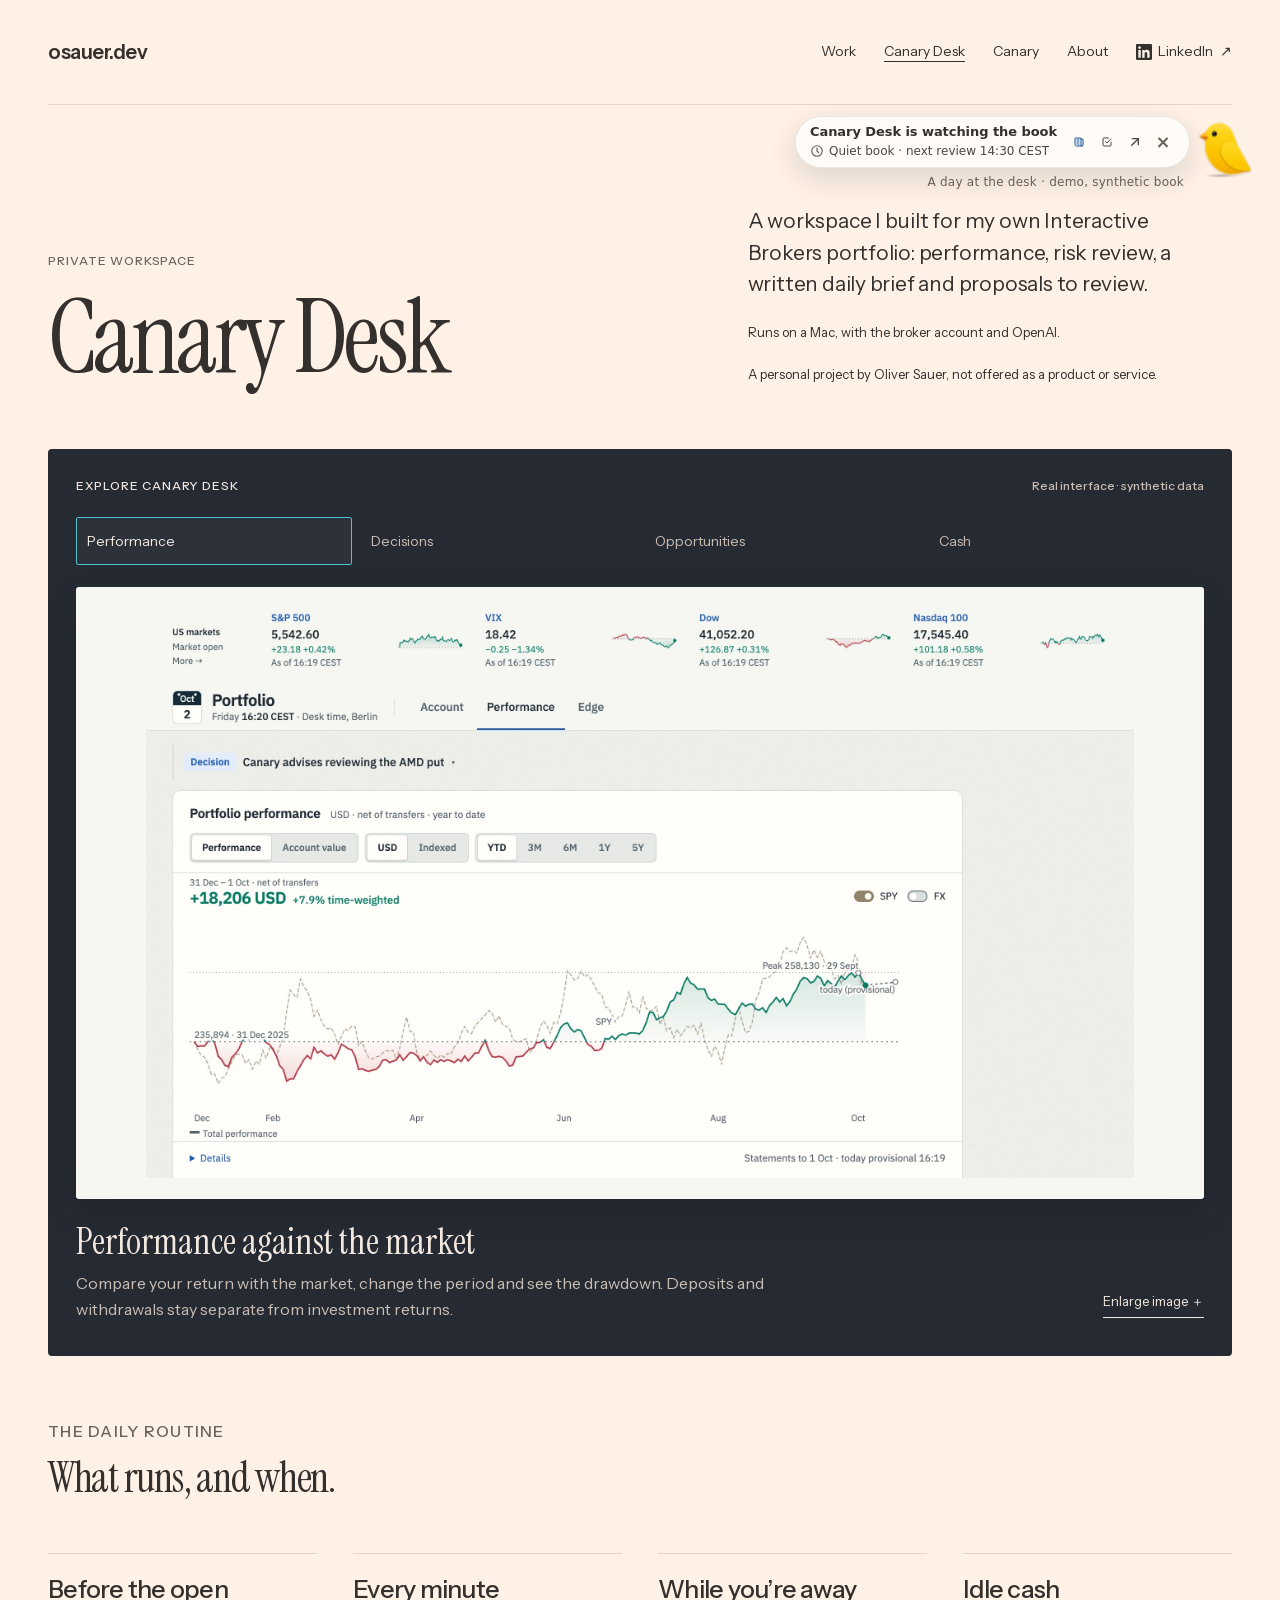
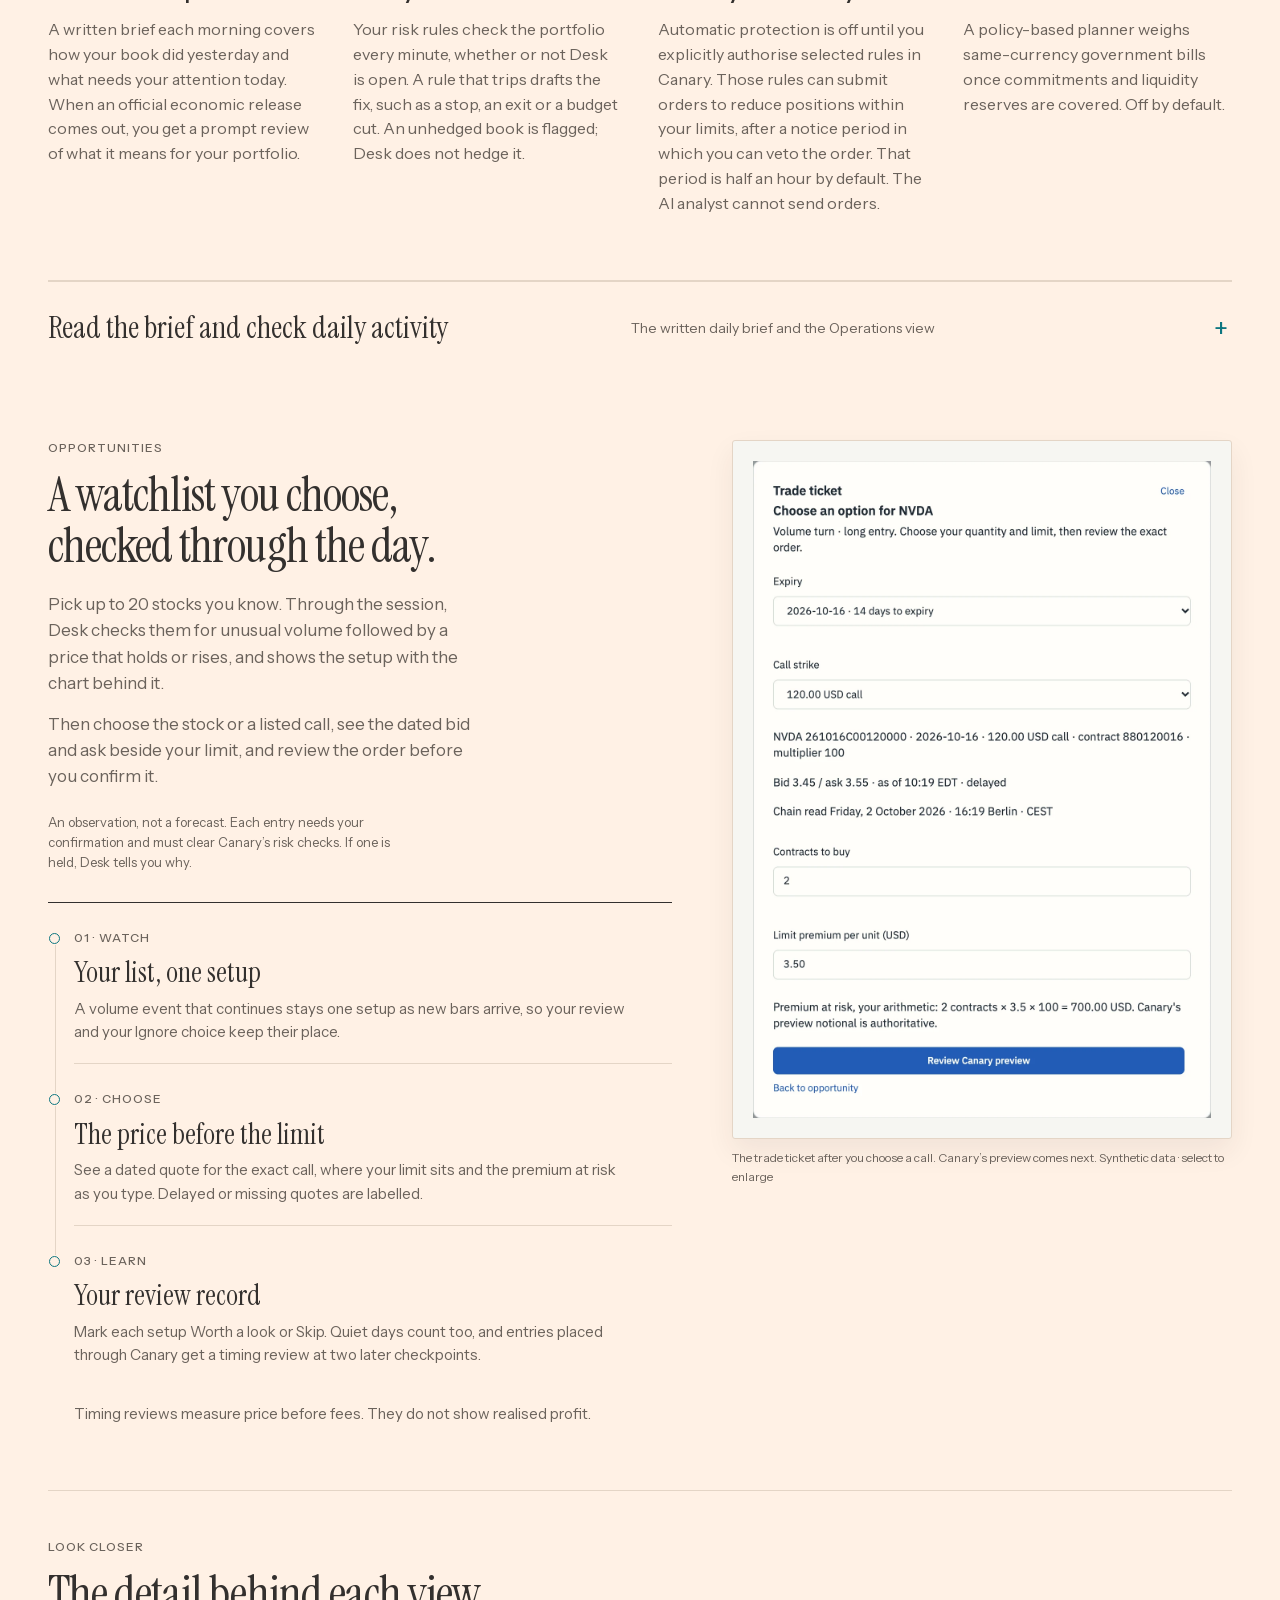
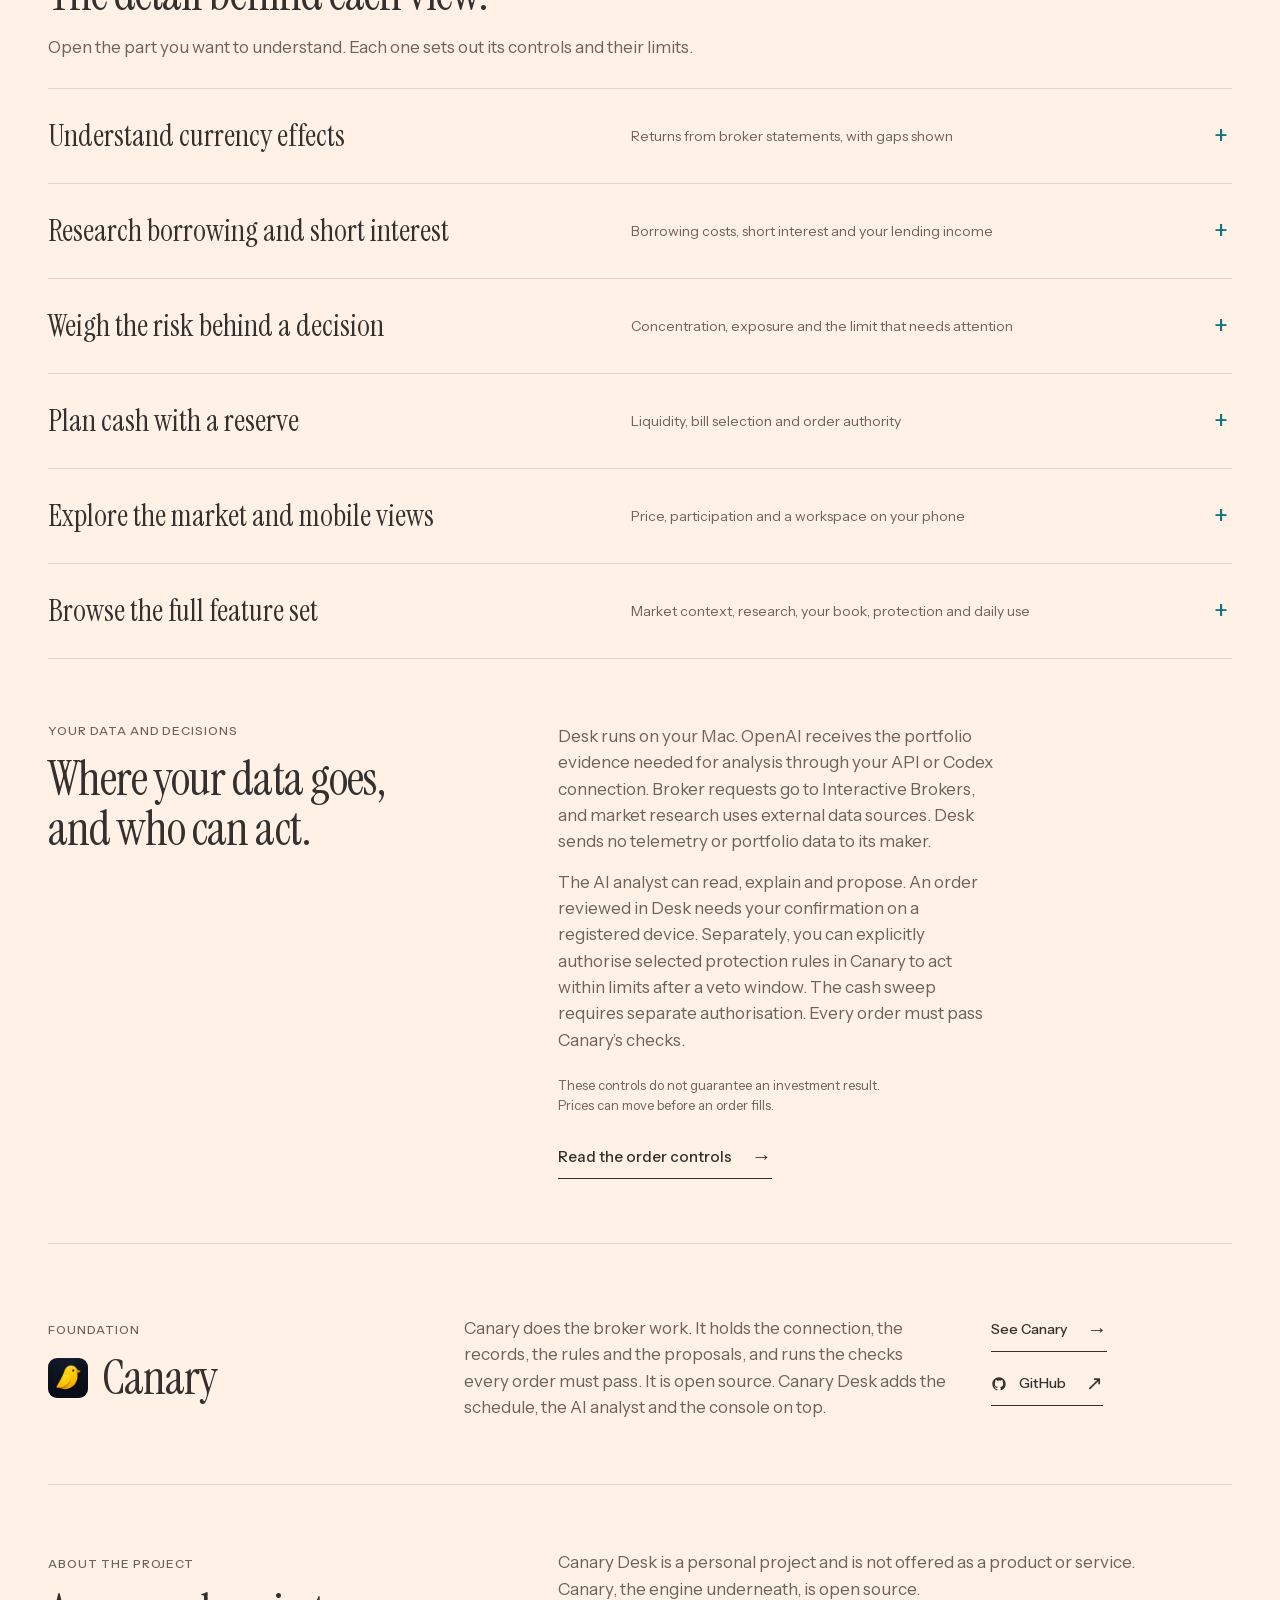
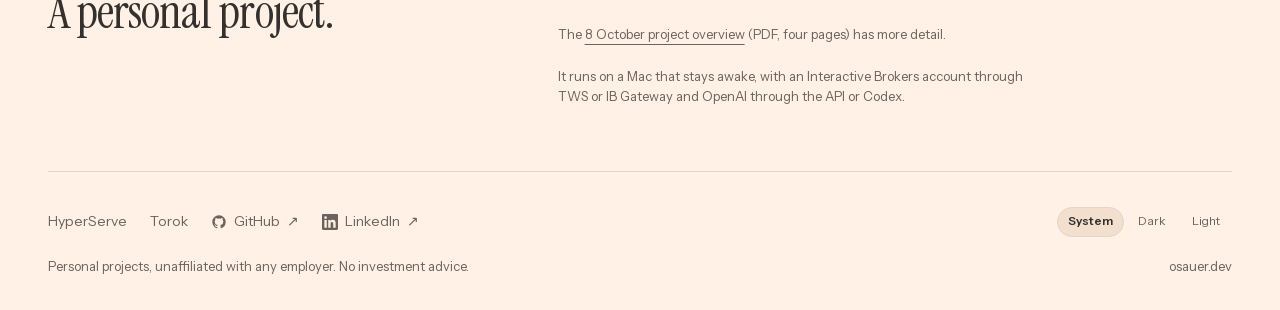
<file: desk/index.html>
<!doctype html>
<html lang="en">
<head>
  <meta charset="utf-8">
  <meta name="viewport" content="width=device-width, initial-scale=1">
  <title>Canary Desk | A private portfolio workspace for Interactive Brokers</title>
  <meta name="description" content="A private project by Oliver Sauer: a Mac workspace for his own Interactive Brokers portfolio, with performance, risk review, a daily brief and a read-only AI analyst.">
  <link rel="canonical" href="https://osauer.dev/desk/">
  <link rel="icon" type="image/png" sizes="32x32" href="../assets/favicon-32.png?v=20261003-bold">
  <link rel="icon" type="image/svg+xml" href="../assets/favicon.svg?v=20261003-bold">
  <link rel="apple-touch-icon" href="../assets/apple-touch-icon.png?v=20261003-bold">
  <link rel="preload" href="../assets/fonts/instrument-sans-latin.woff2" as="font" type="font/woff2" crossorigin>
  <link rel="preload" href="../assets/fonts/instrument-serif-latin.woff2" as="font" type="font/woff2" crossorigin>
  <meta name="color-scheme" content="light dark">
  <script src="/assets/theme.js?v=20261008"></script>
  <link rel="stylesheet" href="../assets/site.css?v=20261008-footer">
  <link rel="stylesheet" href="../assets/canary.css?v=20261008">
  <link rel="stylesheet" href="../assets/desk-showcase.css?v=20261008-r2">
  <meta property="og:type" content="website">
  <meta property="og:url" content="https://osauer.dev/desk/">
  <meta property="og:title" content="Canary Desk | A private portfolio workspace for Interactive Brokers">
  <meta property="og:description" content="A private project by Oliver Sauer: a Mac workspace for his own Interactive Brokers portfolio, with performance, risk review, a daily brief and a read-only AI analyst.">
  <meta property="og:image" content="https://osauer.dev/assets/desk-overview-social.jpg?v=20261008">
  <meta property="og:image:alt" content="Canary Desk portfolio workspace, using synthetic demonstration data">
  <meta name="twitter:card" content="summary_large_image">
  <script type="application/ld+json">
  {"@context":"https://schema.org","@type":"CreativeWork","name":"Canary Desk","url":"https://osauer.dev/desk/","description":"A private project by Oliver Sauer: a Mac workspace for his own Interactive Brokers portfolio, with performance, risk review, a daily brief and a read-only AI analyst.","author":{"@type":"Person","name":"Oliver Sauer","url":"https://osauer.dev/"},"isBasedOn":"https://osauer.dev/canary/"}
  </script>
</head><body data-desk-href="#decisions-title">
  <a class="skip" href="#main">Skip to content</a>
  <header class="wrap site-header">
    <a class="brand" href="../">osauer.dev</a>
    <nav class="site-nav" aria-label="Main">
      <a class="nav-work" href="../#work">Work</a>
      <a href="../desk/" aria-current="page">Canary Desk</a>
      <a href="../canary/">Canary</a>
      <a href="../#about">About</a>
      <a class="li-link nav-social external" href="https://www.linkedin.com/in/osauer/"><svg class="li" viewBox="0 0 24 24" width="16" height="16" fill="currentColor" aria-hidden="true"><path d="M20.45 20.45h-3.55v-5.57c0-1.33-.03-3.04-1.85-3.04-1.85 0-2.14 1.45-2.14 2.94v5.67H9.36V9h3.41v1.56h.05c.47-.9 1.63-1.85 3.36-1.85 3.6 0 4.27 2.37 4.27 5.45v6.29zM5.34 7.43a2.06 2.06 0 1 1 0-4.12 2.06 2.06 0 0 1 0 4.12zM7.12 20.45H3.56V9h3.56v11.45zM22.22 0H1.77C.79 0 0 .77 0 1.73v20.54C0 23.23.79 24 1.77 24h20.45c.98 0 1.78-.77 1.78-1.73V1.73C24 .77 23.2 0 22.22 0z"/></svg>LinkedIn</a>
    </nav>
  </header>
  <main id="main" tabindex="-1">
    <section class="wrap hero project-intro" aria-labelledby="desk-title">
      <div><p class="kicker">Private workspace</p><h1 id="desk-title">Canary Desk</h1></div>
      <div class="intro-copy">
        <p class="lead">A workspace I built for my own Interactive Brokers portfolio: performance, risk review, a written daily brief and proposals to review.</p>
        <p class="note">Runs on a Mac, with the broker account and OpenAI.</p>
                <p class="note">A personal project by Oliver Sauer, not offered as a product or service.</p>
      </div>
    </section>
    <section class="wrap desk-tour story-tour" data-desk-tour data-selected="performance" id="decisions-title" aria-label="Canary Desk screenshot tour">
      <div class="tour-heading"><span>Explore Canary Desk</span><span>Real interface · synthetic data</span></div>
      <nav class="tour-choices" aria-label="Screenshot views">
        <a data-tour-view="performance" href="../assets/desk-performance.webp?v=20261008-r2" data-dark="../assets/desk-performance-dark.webp?v=20261008-r2" data-mobile="../assets/phone-performance.webp?v=20261008-r2" data-mobile-dark="../assets/phone-performance-dark.webp?v=20261008-r2" data-title="Performance against the market" data-caption="Compare your return with the market, change the period and see the drawdown. Deposits and withdrawals stay separate from investment returns." data-alt="Canary Desk Performance view with portfolio navigation, period controls, a positive synthetic return chart and its benchmark">Performance</a>
        <a data-tour-view="decisions" href="../assets/desk-decisions.webp?v=20261008" data-dark="../assets/desk-decisions-dark.webp?v=20261008" data-mobile="../assets/phone-decisions.webp?v=20261008" data-mobile-dark="../assets/phone-decisions-dark.webp?v=20261008" data-title="Decisions waiting for review" data-caption="Read each proposal with its reason. The analyst proposes; Canary checks the authority behind every order." data-alt="Canary Desk rule advice and protection proposals, using synthetic data">Decisions</a>
        <a data-tour-view="opportunities" href="../assets/desk-opportunities.webp?v=20261008" data-dark="../assets/desk-opportunities-dark.webp?v=20261008" data-mobile="../assets/phone-opportunities.webp?v=20261008" data-mobile-dark="../assets/phone-opportunities-dark.webp?v=20261008" data-title="Setups on the watchlist" data-caption="New · Unusual volume, then a price that holds or rises, on one timeline. An observation to review, not a forecast. Any trade still needs your confirmation." data-alt="Synthetic NVDA chart in Opportunities, with a volume spike at 10:15 and a rising price at 10:20">Opportunities</a>
        <a data-tour-view="cash" href="../assets/desk-cash-plan.webp?v=20261008-cash" data-dark="../assets/desk-cash-plan-dark.webp?v=20261008-cash" data-mobile="../assets/phone-cash-plan.webp?v=20261008-cash" data-mobile-dark="../assets/phone-cash-plan-dark.webp?v=20261008-cash" data-title="Planning surplus cash" data-caption="See confirmed cash, the reserve and a proposed bill purchase together. This synthetic example shows a plan only; no order is sent." data-alt="Canary Desk synthetic cash plan with confirmed cash, a cash reserve and a proposed bill purchase; no order is sent">Cash</a>
      </nav>
      <div class="tour-screen" id="desk-tour-screen">
        <a data-tour-open data-responsive-image href="../assets/desk-performance.webp?v=20261008-r2" aria-label="Enlarge the Performance screenshot">
          <picture><source data-theme-source data-media="(max-width: 760px)" media="(max-width: 760px) and (prefers-color-scheme: dark)" data-tour-mobile-dark width="390" height="832" srcset="../assets/phone-performance-dark.webp?v=20261008-r2"><source data-tour-mobile width="390" height="832" media="(max-width: 760px)" srcset="../assets/phone-performance.webp?v=20261008-r2"><source data-theme-source data-media="all" media="(prefers-color-scheme: dark)" srcset="../assets/desk-performance-dark.webp?v=20261008-r2" data-tour-dark width="1200" height="692"><img data-tour-image src="../assets/desk-performance.webp?v=20261008-r2" alt="Canary Desk Performance view with portfolio navigation, period controls, a positive synthetic return chart and its benchmark" fetchpriority="high" width="1200" height="692"></picture>
        </a>
      </div>
      <div class="tour-caption">
        <div><h2 data-tour-title>Performance against the market</h2><p data-tour-caption>Compare your return with the market, change the period and see the drawdown. Deposits and withdrawals stay separate from investment returns.</p></div>
        <a data-tour-full class="tour-full" href="../assets/desk-performance.webp?v=20261008-r2" aria-label="Enlarge the Performance screenshot">Enlarge image <span aria-hidden="true">＋</span></a>
      </div>
      <p class="tour-status" data-tour-status role="status"></p>
    </section>
    <section class="wrap section rhythm" aria-labelledby="day-title">
      <header class="rhythm-heading"><p class="kicker">The daily routine</p><h2 id="day-title">What runs, and when.</h2></header>
      <article><h3>Before the open</h3><p>A written brief each morning covers how your book did yesterday and what needs your attention today. When an official economic release comes out, you get a prompt review of what it means for your portfolio.</p></article>
      <article><h3>Every minute</h3><p>Your risk rules check the portfolio every minute, whether or not Desk is open. A rule that trips drafts the fix, such as a stop, an exit or a budget cut. An unhedged book is flagged; Desk does not hedge it.</p></article>
      <article><h3>While you’re away</h3><p>Automatic protection is off until you explicitly authorise selected rules in Canary. Those rules can submit orders to reduce positions within your limits, after a notice period in which you can veto the order. That period is half an hour by default. The AI analyst cannot send orders.</p></article>
      <article><h3>Idle cash</h3><p>A policy-based planner weighs same-currency government bills once commitments and liquidity reserves are covered. Off by default.</p></article>
    </section>
    <details class="wrap deep-dive">
      <summary><span>Read the brief and check daily activity</span><small>The written daily brief and the Operations view</small></summary>
      <section class="section split" aria-labelledby="daily-proof-title">
        <div><p class="kicker">Daily use</p><h2 id="daily-proof-title">The daily brief<br>and the operations log.</h2><p>The daily brief puts market context beside the portfolio. Operations shows completed work, upcoming reviews and items needing attention.</p></div>
        <div><figure class="fx-capture"><a href="../assets/desk-brief.webp?v=20261008" data-responsive-image target="_blank" rel="noopener" aria-label="Enlarge daily brief screenshot"><picture><source data-theme-source data-media="(max-width: 760px)" media="(max-width: 760px) and (prefers-color-scheme: dark)" srcset="../assets/phone-brief-dark.webp?v=20261008" width="326" height="361"><source media="(max-width: 760px)" srcset="../assets/phone-brief.webp?v=20261008" width="326" height="361"><source data-theme-source data-media="all" media="(prefers-color-scheme: dark)" srcset="../assets/desk-brief-dark.webp?v=20261008" width="445" height="315"><img src="../assets/desk-brief.webp?v=20261008" alt="Daily brief in the current Desk interface, using synthetic demonstration data" loading="lazy" width="445" height="315"></picture></a><figcaption>The written brief, with its date and portfolio context. Synthetic data · select to enlarge</figcaption></figure><figure class="fx-capture"><a href="../assets/desk-operations.webp?v=20261008" data-responsive-image target="_blank" rel="noopener" aria-label="Enlarge operations screenshot"><picture><source data-theme-source data-media="(max-width: 760px)" media="(max-width: 760px) and (prefers-color-scheme: dark)" srcset="../assets/phone-operations-dark.webp?v=20261008" width="358" height="1303"><source media="(max-width: 760px)" srcset="../assets/phone-operations.webp?v=20261008" width="358" height="1303"><source data-theme-source data-media="all" media="(prefers-color-scheme: dark)" srcset="../assets/desk-operations-dark.webp?v=20261008" width="1136" height="1113"><img src="../assets/desk-operations.webp?v=20261008" alt="Operations in the current Desk interface, using synthetic demonstration data" loading="lazy" width="1136" height="1113"></picture></a><figcaption>Daily activity and upcoming reviews. Synthetic data · select to enlarge</figcaption></figure></div>
      </section>
    </details>
    <section class="wrap section split opportunity-spotlight" id="opportunities" aria-labelledby="opportunities-title">
      <div>
        <p class="kicker">Opportunities</p>
        <h2 id="opportunities-title">A watchlist you choose,<br>checked through the day.</h2>
        <p>Pick up to 20 stocks you know. Through the session, Desk checks them for unusual volume followed by a price that holds or rises, and shows the setup with the chart behind it.</p>
        <p>Then choose the stock or a listed call, see the dated bid and ask beside your limit, and review the order before you confirm it.</p>
        <p class="note">An observation, not a forecast. Each entry needs your confirmation and must clear Canary’s risk checks. If one is held, Desk tells you why.</p>
        <div class="cash-story">
        <ol class="cash-flow" aria-label="How Opportunities works">
          <li><span class="kicker">01 · Watch</span><b>Your list, one setup</b><p>A volume event that continues stays one setup as new bars arrive, so your review and your Ignore choice keep their place.</p></li>
          <li><span class="kicker">02 · Choose</span><b>The price before the limit</b><p>See a dated quote for the exact call, where your limit sits and the premium at risk as you type. Delayed or missing quotes are labelled.</p></li>
          <li><span class="kicker">03 · Learn</span><b>Your review record</b><p>Mark each setup Worth a look or Skip. Quiet days count too, and entries placed through Canary get a timing review at two later checkpoints.</p></li>
        </ol>
        <p class="cash-story-note">Timing reviews measure price before fees. They do not show realised profit.</p>
        </div>
      </div>
      <figure class="fx-capture">
        <a href="../assets/desk-opportunity-call.webp?v=20261008" data-responsive-image target="_blank" rel="noopener" aria-label="Enlarge trade ticket for a chosen call"><picture><source data-theme-source data-media="(max-width: 760px)" media="(max-width: 760px) and (prefers-color-scheme: dark)" srcset="../assets/phone-opportunity-call-dark.webp?v=20261008" width="358" height="880"><source media="(max-width: 760px)" srcset="../assets/phone-opportunity-call.webp?v=20261008" width="358" height="880"><source data-theme-source data-media="all" media="(prefers-color-scheme: dark)" srcset="../assets/desk-opportunity-call-dark.webp?v=20261008" width="570" height="819"><img src="../assets/desk-opportunity-call.webp?v=20261008" alt="Desk trade ticket for a synthetic NVDA call, showing a dated, delayed bid and ask, two contracts at a 3.50 limit and the premium at risk before Canary’s preview" loading="lazy" width="570" height="819"></picture></a>
        <figcaption>The trade ticket after you choose a call. Canary’s preview comes next. Synthetic data · select to enlarge</figcaption>
      </figure>
    </section>
    <div class="wrap detail-intro"><p class="kicker">Look closer</p><h2>The detail behind each view.</h2><p>Open the part you want to understand. Each one sets out its controls and their limits.</p></div>
    <details class="wrap deep-dive ">
      <summary><span>Understand currency effects</span><small>Returns from broker statements, with gaps shown</small></summary>
    <section class="section split fx-feature" aria-labelledby="fx-title">
      <div>
        <p class="kicker">Portfolio performance</p>
        <h2 id="fx-title">The currency effect<br>on P&amp;L.</h2>
        <p>A foreign holding can rise while its currency pulls your P&amp;L down. Performance → FX shows the currency contribution in your account’s base currency for the day, week, month and year to date.</p>
      </div>
      <div class="fx-explanation">
        <figure class="fx-capture">
          <a href="../assets/desk-fx-detail.webp?v=20261008" data-responsive-image target="_blank" rel="noopener" aria-label="Enlarge FX contribution detail">
            <picture><source data-theme-source data-media="(max-width: 760px)" media="(max-width: 760px) and (prefers-color-scheme: dark)" srcset="../assets/phone-fx-detail-dark.webp?v=20261008" width="316" height="573"><source media="(max-width: 760px)" srcset="../assets/phone-fx-detail.webp?v=20261008" width="316" height="573"><source data-theme-source data-media="all" media="(prefers-color-scheme: dark)" srcset="../assets/desk-fx-detail-dark.webp?v=20261008" width="918" height="542"><img src="../assets/desk-fx-detail.webp?v=20261008" alt="Desk FX contribution detail with the weekly currency effect and daily bars, using synthetic data" loading="lazy" width="918" height="542"></picture>
          </a>
          <figcaption>The period total and its daily contributions. Synthetic data · select to enlarge</figcaption>
        </figure>
        <div class="fx-bridge" aria-label="FX contribution plus other profit and loss equals portfolio value change after external cash flows">
          <span><b>FX contribution</b>Currency effect</span><span class="operator" aria-hidden="true">+</span><span><b>Other P&amp;L</b>Prices, income and fees</span><span class="operator" aria-hidden="true">=</span><span><b>Portfolio change</b>After external cash flows</span>
        </div>
        <p>Daily contributions reconcile to completed broker statements. The reporting cutoff and any missing days stay visible, and an incomplete period shows no total. The figure is the currency effect on valuation, kept apart from realised Forex lot P&amp;L.</p>
        <a class="text-link" href="../canary/docs/start/reporting.html#fx-contribution">How FX is measured<span class="arrow" aria-hidden="true">→</span></a>
        <p class="account-value-note">Account value marks deposits and withdrawals on the balance, so deposits are not counted as returns.</p>
        <figure class="fx-capture">
          <a href="../assets/desk-account-value.webp?v=20261008" data-responsive-image target="_blank" rel="noopener" aria-label="Enlarge Account value screenshot">
            <picture><source data-theme-source data-media="(max-width: 760px)" media="(max-width: 760px) and (prefers-color-scheme: dark)" srcset="../assets/phone-account-value-dark.webp?v=20261008" width="358" height="543"><source media="(max-width: 760px)" srcset="../assets/phone-account-value.webp?v=20261008" width="358" height="543"><source data-theme-source data-media="all" media="(prefers-color-scheme: dark)" srcset="../assets/desk-account-value-dark.webp?v=20261008" width="960" height="471"><img src="../assets/desk-account-value.webp?v=20261008" alt="Desk Account value for the year to date, including transfers, with a withdrawal marked on the line, using synthetic data" loading="lazy" width="960" height="471"></picture>
          </a>
          <figcaption>The balance year to date, with a withdrawal marked. Synthetic data · select to enlarge</figcaption>
        </figure>
      </div>
    </section>
    </details>
    <details class="wrap deep-dive">
      <summary><span>Research borrowing and short interest</span><small>Borrowing costs, short interest and your lending income</small></summary>
      <section class="section split research-feature" aria-labelledby="research-title">
        <div>
          <p class="kicker">Research</p>
          <h2 id="research-title">The price of borrowing,<br>and what your shares earn.</h2>
          <p>Compare borrowing costs across the stocks you hold or follow, and see whether a high rate persists across reporting dates or was a single reading.</p>
          <p>Screen the wider US borrowing market by fee, price and liquidity, add FINRA’s reported short interest and days to cover, and add a name to your watchlist in one step.</p>
          <p class="note">Borrowing fees are a cost to borrowers, not income or a recommendation. Short interest comes from a dated, twice-monthly report and does not track live positions.</p>
        </div>
        <div class="cash-story">
          <ol class="cash-flow" aria-label="Borrowing costs, research leads and lending income">
            <li><span class="kicker">01 · Borrowing costs</span><b>Persistent, or one reading?</b><p>Dated rates for the stocks you name. Checking the same report again never counts as persistence.</p></li>
            <li><span class="kicker">02 · Research leads</span><b>Beyond your watchlist</b><p>Each result shows price, daily move, volume, liquidity and year-to-date return. Missing data is marked and never counted as zero.</p></li>
            <li><span class="kicker">03 · Lending income</span><b>Your shares on loan</b><p>Dated loans and their net fees from IBKR statements, linked from the holding. Fees stay separate from account P&amp;L; participation stays with IBKR.</p></li>
          </ol>
          <a class="text-link" href="../canary/docs/understand/edge.html#stock-lending-income">How lending is reported<span class="arrow" aria-hidden="true">→</span></a>
        </div>
        <figure class="feature-capture">
          <a href="../assets/desk-research-borrow.webp?v=20261008" target="_blank" rel="noopener" aria-label="Enlarge borrowing-cost comparison" data-responsive-image><picture><source data-theme-source data-media="all" media="(prefers-color-scheme: dark)" srcset="../assets/desk-research-borrow-dark.webp?v=20261008" width="1134" height="590"><img src="../assets/desk-research-borrow.webp?v=20261008" alt="Desk borrowing-cost comparison for synthetic holdings and watchlist names, each rate dated and none persistently high" loading="lazy" width="1134" height="590"></picture></a>
          <figcaption><span>Dated borrowing costs for your holdings and watchlist. Here, none is persistently high.</span><span>Synthetic data · select to enlarge</span></figcaption>
        </figure>
      </section>
    </details>
    <details class="wrap deep-dive">
      <summary><span>Weigh the risk behind a decision</span><small>Concentration, exposure and the limit that needs attention</small></summary>
      <section class="section split risk-feature" aria-labelledby="risk-proof-title">
        <div><p class="kicker">Risk evidence</p><h2 id="risk-proof-title">The limit behind<br>the warning.</h2>
          <p>See the exposure beside the rule it trips. The source and any missing data stay visible, so you can check what a warning rests on.</p>
          <p class="note">Your own limits govern the checks. The screenshot is a synthetic example, not a recommendation.</p></div>
        <figure class="fx-capture"><a href="../assets/desk-risk.webp?v=20261008" data-responsive-image target="_blank" rel="noopener" aria-label="Enlarge risk assessment"><picture><source data-theme-source data-media="(max-width: 760px)" media="(max-width: 760px) and (prefers-color-scheme: dark)" srcset="../assets/phone-risk-dark.webp?v=20261008" width="358" height="1170"><source media="(max-width: 760px)" srcset="../assets/phone-risk.webp?v=20261008" width="358" height="1170"><source data-theme-source data-media="all" media="(prefers-color-scheme: dark)" srcset="../assets/desk-risk-dark.webp?v=20261008" width="1136" height="547"><img src="../assets/desk-risk.webp?v=20261008" alt="Synthetic risk assessment showing breached concentration and expiry limits, each with its evidence" loading="lazy" width="1136" height="547"></picture></a><figcaption>Exposure, its cause and the applicable limits. Synthetic data · select to enlarge</figcaption></figure>
      </section>
    </details>
    <details class="wrap deep-dive ">
      <summary><span>Plan cash with a reserve</span><small>Liquidity, bill selection and order authority</small></summary>
    <section class="section split cash-feature" aria-labelledby="sweep-title">
      <div>
        <p class="kicker">Cash sweep</p>
        <h2 id="sweep-title">Surplus cash,<br>reserve first.</h2>
        <p>The cash-sweep planner considers short-dated government bills in the currency you hold, after commitments, liquidity needs and your policy buffer.</p>
        <p>Review the bill, its maturity, price and fees, and the estimated gain after spread, fees and the cash interest you forgo. You choose which currency comes first. Settled cash must be current enough to include confirmed trades.</p>
        <p>The sweep is off by default. Turning it on needs calibrated reserves in your policy and current settlement records, and sending an order is a separate authority you grant.</p>
        <p class="note">Bills can lose value if sold before maturity.</p>
      </div>
      <div class="cash-story">
        <ol class="cash-flow" aria-label="How the cash sweep works">
          <li><span class="kicker">01 · Keep liquid</span><b>Cash for the book</b><p>Commitments, liquidity needs and your buffer come first.</p></li>
          <li><span class="kicker">02 · Invest the surplus</span><b>Same-currency bills</b><p>The plan picks a short-dated bill in the same currency. Any purchase still needs evidence and your authority.</p></li>
          <li><span class="kicker">03 · Replenish cash</span><b>Maturity or a reviewed sale</b><p>Bills mature back to cash; a liquidity shortfall can prompt a sale. Sale proceeds must settle.</p></li>
        </ol>
        <p class="cash-story-note">Each proposal keeps its reason and decision history, and missing evidence holds the sweep.</p>
      </div>
      <figure class="feature-capture">
        <a href="../assets/desk-cash-plan.webp?v=20261008-cash" target="_blank" rel="noopener" aria-label="Enlarge cash sweep plan" data-responsive-image><picture><source data-theme-source data-media="(max-width: 760px)" media="(max-width: 760px) and (prefers-color-scheme: dark)" srcset="../assets/phone-cash-plan-dark.webp?v=20261008-cash" width="358" height="797"><source media="(max-width: 760px)" srcset="../assets/phone-cash-plan.webp?v=20261008-cash" width="358" height="797"><source data-theme-source data-media="all" media="(prefers-color-scheme: dark)" srcset="../assets/desk-cash-plan-dark.webp?v=20261008-cash" width="1136" height="532"><img src="../assets/desk-cash-plan.webp?v=20261008-cash" alt="Synthetic cash plan with confirmed cash, reserve and proposed bill purchase; no order is sent" loading="lazy" width="1136" height="532"></picture></a>
        <figcaption><span>Confirmed cash, the reserve and a proposed bill purchase. Planning only; no order is sent.</span><span>Simulation · synthetic data · select to enlarge</span></figcaption>
      </figure>
    </section>
    </details>
    <details class="wrap deep-dive ">
      <summary><span>Explore the market and mobile views</span><small>Price, participation and a workspace on your phone</small></summary>
    <section class="section market-pocket" aria-labelledby="market-pocket-title">
      <div class="market-pocket-head">
        <div><p class="kicker">Market context · Remote access</p><h2 id="market-pocket-title">Market context,<br>and Desk on your phone.</h2></div>
        <p>Price, participation and trading activity share one timeline. Desk adapts to a phone browser, and Canary’s paired app shows your book and sends alerts.</p>
      </div>
      <div class="market-pocket-stage">
        <div class="market-studies">
          <figure>
            <a href="../assets/desk-market-price.webp?v=20261008" data-responsive-image target="_blank" rel="noopener" aria-label="Enlarge market price chart"><picture><source data-theme-source data-media="(max-width: 760px)" media="(max-width: 760px) and (prefers-color-scheme: dark)" srcset="../assets/phone-market-price-dark.webp?v=20261008" width="358" height="417"><source media="(max-width: 760px)" srcset="../assets/phone-market-price.webp?v=20261008" width="358" height="417"><source data-theme-source data-media="all" media="(prefers-color-scheme: dark)" srcset="../assets/desk-market-price-dark.webp?v=20261008" width="1136" height="319"><img src="../assets/desk-market-price.webp?v=20261008" alt="Market leaders compared with SPY and QQQ in Desk, using synthetic data" loading="lazy" width="1136" height="319"></picture></a>
            <figcaption><span>Which stocks are moving the index.</span><span>Synthetic data · select to enlarge</span></figcaption>
          </figure>
          <figure>
            <a href="../assets/desk-market-breadth.webp?v=20261008" data-responsive-image target="_blank" rel="noopener" aria-label="Enlarge market participation chart"><picture><source data-theme-source data-media="(max-width: 760px)" media="(max-width: 760px) and (prefers-color-scheme: dark)" srcset="../assets/phone-market-breadth-dark.webp?v=20261008" width="358" height="491"><source media="(max-width: 760px)" srcset="../assets/phone-market-breadth.webp?v=20261008" width="358" height="491"><source data-theme-source data-media="all" media="(prefers-color-scheme: dark)" srcset="../assets/desk-market-breadth-dark.webp?v=20261008" width="1136" height="376"><img src="../assets/desk-market-breadth.webp?v=20261008" alt="Market participation chart comparing leaders and the S&amp;P 500, with a marked history gap, using synthetic data" loading="lazy" width="1136" height="376"></picture></a>
            <figcaption><span>How broad the advance is.</span><span>Synthetic data · select to enlarge</span></figcaption>
          </figure>
        </div>
        <figure class="pocket-shot">
          <a href="../assets/phone-overview.webp?v=20261008" target="_blank" rel="noopener" aria-label="Enlarge Desk phone view" data-responsive-image><picture><source data-theme-source data-media="all" media="(prefers-color-scheme: dark)" srcset="../assets/phone-overview-dark.webp?v=20261008" width="390" height="1080"><img src="../assets/phone-overview.webp?v=20261008" alt="Canary Desk in a phone browser, using synthetic data" loading="lazy" width="390" height="1080"></picture></a>
          <figcaption>Desk in your phone browser.<br>Synthetic data · select to enlarge</figcaption>
        </figure>
      </div>
    </section>
    </details>
    <details class="wrap deep-dive ">
      <summary><span>Browse the full feature set</span><small>Market context, research, your book, protection and daily use</small></summary>
    <section class="section features" aria-labelledby="features-title">
      <div class="features-head"><p class="kicker">Full features</p><h2 id="features-title">What’s inside.</h2></div>
      <div class="features-grid">
      <div class="feature-group"><h3>Market context</h3><ul><li><b>Market regime</b>Eight readings in six groups, from volatility and credit to dealer gamma and breadth, feed one regime stage.</li><li><b>Breadth</b>How many S&amp;P 500 names trade above their 50- and 200-day averages, with new highs and lows.</li><li><b>Live market data</b>Indices, VIX and your holdings through the day, each quote with its age.</li><li><b>Calendar</b>Earnings and macro events ahead, flagged against what you hold. Official releases get a prompt impact review.</li><li><b>Borrowing costs</b>Dated borrow rates for the stocks you follow, and a wider US screen by fee, price and liquidity.</li><li><b>Short interest</b>FINRA’s reported short positions and days to cover, with the report date always shown.</li></ul></div>
      <div class="feature-group"><h3>Your book</h3><ul><li><b>Performance</b>Returns from broker statements, measured against SPY, with drawdown.</li><li><b>FX contribution</b>The currency effect on P&amp;L for Day, WTD, MTD and YTD, backed by daily statements.</li><li><b>Lending income</b>Dated shares on loan and earned net fees, linked from each holding and readable by Desk’s analyst.</li><li><b>Account value</b>Deposits and withdrawals marked on the balance, kept apart from investment returns.</li><li><b>Edge</b>What your trades delivered compared with leaving the position alone, one step from Portfolio.</li><li><b>Exposure</b>Allocation by sector, stocks against options, and margin headroom.</li><li><b>Reconciliation</b>Figures checked against broker statements. Gaps stay visible.</li></ul></div>
      <div class="feature-group"><h3>Protection</h3><ul><li><b>Risk rulebook</b>Your limits, checked every minute.</li><li><b>Stress signal</b>An early warning when the regime turns.</li><li><b>Protection proposals</b>Stops, exits, trims and budget cuts, each with its reason.</li></ul></div>
      <div class="feature-group"><h3>Orders and cash</h3><ul><li><b>Pre-authorised rules</b>Off until you explicitly authorise selected protection rules in Canary. Each reduction waits through its veto window and must stay within your limits.</li><li><b>Queue for the open</b>Confirm a reduction while the market is shut; it goes out shortly after the open.</li><li><b>Cash sweep</b>A same-currency bill planner with your currency order and the estimated gain after costs. Off by default; turning it on needs calibrated reserves and current settlement records.</li></ul></div>
      <div class="feature-group"><h3>Every day</h3><ul><li><b>Morning brief</b>How yesterday went and what’s on today, written by one model and checked by a second.</li><li><b>AI analyst</b>Ask about any position or risk. Answers cite their sources.</li><li><b>Decisions</b>Assessments and proposals listed together for review.</li><li><b>Opportunities</b>Up to 20 stocks you choose, watched for unusual volume and a price that holds or rises. You see a dated quote before setting a limit, and eligible entries get a timing review. A setup is a hypothesis, and every order needs your confirmation.</li></ul></div>
      <div class="feature-group"><h3>Always on</h3><ul><li><b>Around the clock</b>Runs day and night on a dedicated Mac mini, or any Mac that stays awake.</li><li><b>From your laptop</b>Reach it over a private, encrypted link.</li><li><b>Notifications</b>Local macOS alerts report changes that need your attention. Canary’s paired app carries order alerts and vetoes. Confirm orders at the Mac with Touch ID or Apple Watch.</li></ul></div>
      </div>
    </section>
    </details>
    <section class="wrap section split" aria-labelledby="control-title">
      <div><p class="kicker">Your data and decisions</p><h2 id="control-title">Where your data goes,<br>and who can act.</h2></div>
      <div>
        <p>Desk runs on your Mac. OpenAI receives the portfolio evidence needed for analysis through your API or Codex connection. Broker requests go to Interactive Brokers, and market research uses external data sources. Desk sends no telemetry or portfolio data to its maker.</p>
        <p>The AI analyst can read, explain and propose. An order reviewed in Desk needs your confirmation on a registered device. Separately, you can explicitly authorise selected protection rules in Canary to act within limits after a veto window. The cash sweep requires separate authorisation. Every order must pass Canary’s checks.</p>
        <p class="note">These controls do not guarantee an investment result. Prices can move before an order fills.</p>
        <a class="text-link" href="../canary/docs/understand/policy.html">Read the order controls<span class="arrow" aria-hidden="true">→</span></a>
      </div>
    </section>
    <section class="wrap section foundation" aria-labelledby="engine-title">
      <div><p class="kicker">Foundation</p><img class="mark" src="../assets/canary-icon.png" width="192" height="192" alt=""><h2 id="engine-title">Canary</h2></div>
      <p>Canary does the broker work. It holds the connection, the records, the rules and the proposals, and runs the checks every order must pass. It is open source. Canary Desk adds the schedule, the AI analyst and the console on top.</p>
      <div class="link-stack"><a class="text-link" href="../canary/">See Canary<span class="arrow" aria-hidden="true">→</span></a><a class="text-link gh-link" href="https://github.com/osauer/canary"><svg class="gh" viewBox="0 0 24 24" width="16" height="16" fill="currentColor" aria-hidden="true"><path fill-rule="evenodd" clip-rule="evenodd" d="M12 2C6.477 2 2 6.484 2 12.017c0 4.425 2.865 8.18 6.839 9.504.5.092.682-.217.682-.483 0-.237-.008-.868-.013-1.703-2.782.605-3.369-1.343-3.369-1.343-.454-1.158-1.11-1.466-1.11-1.466-.908-.62.069-.608.069-.608 1.003.07 1.53 1.032 1.53 1.032.892 1.53 2.341 1.088 2.91.832.092-.647.35-1.088.636-1.338-2.22-.253-4.555-1.113-4.555-4.951 0-1.093.39-1.988 1.029-2.688-.103-.253-.446-1.272.098-2.65 0 0 .84-.27 2.75 1.026A9.564 9.564 0 0112 6.844c.85.004 1.705.115 2.504.337 1.909-1.296 2.747-1.027 2.747-1.027.546 1.379.202 2.398.1 2.651.64.7 1.028 1.595 1.028 2.688 0 3.848-2.339 4.695-4.566 4.943.359.309.678.92.678 1.855 0 1.338-.012 2.419-.012 2.747 0 .268.18.58.688.482A10.019 10.019 0 0022 12.017C22 6.484 17.522 2 12 2z"/></svg>GitHub<span class="arrow" aria-hidden="true">↗</span></a></div>
    </section>
    <section class="wrap invitation" id="preview" aria-labelledby="preview-title">
      <div><p class="kicker">About the project</p><h2 id="preview-title">A personal project.</h2></div>
      <div>
        <p>Canary Desk is a personal project and is not offered as a product or service. Canary, the engine underneath, is open source.</p>
        <p class="note">The <a href="../assets/sheet/canary-desk-product-sheet-2026-10-08.pdf">8 October project overview</a> (PDF, four pages) has more detail.</p>
        <p class="note">It runs on a Mac that stays awake, with an Interactive Brokers account through TWS or IB Gateway and OpenAI through the API or Codex.</p>
      </div>
    </section>
  </main>
  <footer class="wrap site-footer">
    <div class="footer-top">
      <nav class="footer-links" aria-label="Other work and profiles">
        <a href="../hyperserve/">HyperServe</a>
        <a href="../torok/">Torok</a>
        <a class="external gh-link" href="https://github.com/osauer"><svg class="gh" viewBox="0 0 24 24" width="16" height="16" fill="currentColor" aria-hidden="true"><path fill-rule="evenodd" clip-rule="evenodd" d="M12 2C6.477 2 2 6.484 2 12.017c0 4.425 2.865 8.18 6.839 9.504.5.092.682-.217.682-.483 0-.237-.008-.868-.013-1.703-2.782.605-3.369-1.343-3.369-1.343-.454-1.158-1.11-1.466-1.11-1.466-.908-.62.069-.608.069-.608 1.003.07 1.53 1.032 1.53 1.032.892 1.53 2.341 1.088 2.91.832.092-.647.35-1.088.636-1.338-2.22-.253-4.555-1.113-4.555-4.951 0-1.093.39-1.988 1.029-2.688-.103-.253-.446-1.272.098-2.65 0 0 .84-.27 2.75 1.026A9.564 9.564 0 0112 6.844c.85.004 1.705.115 2.504.337 1.909-1.296 2.747-1.027 2.747-1.027.546 1.379.202 2.398.1 2.651.64.7 1.028 1.595 1.028 2.688 0 3.848-2.339 4.695-4.566 4.943.359.309.678.92.678 1.855 0 1.338-.012 2.419-.012 2.747 0 .268.18.58.688.482A10.019 10.019 0 0022 12.017C22 6.484 17.522 2 12 2z"/></svg>GitHub</a>
        <a class="li-link external" href="https://www.linkedin.com/in/osauer/"><svg class="li" viewBox="0 0 24 24" width="16" height="16" fill="currentColor" aria-hidden="true"><path d="M20.45 20.45h-3.55v-5.57c0-1.33-.03-3.04-1.85-3.04-1.85 0-2.14 1.45-2.14 2.94v5.67H9.36V9h3.41v1.56h.05c.47-.9 1.63-1.85 3.36-1.85 3.6 0 4.27 2.37 4.27 5.45v6.29zM5.34 7.43a2.06 2.06 0 1 1 0-4.12 2.06 2.06 0 0 1 0 4.12zM7.12 20.45H3.56V9h3.56v11.45zM22.22 0H1.77C.79 0 0 .77 0 1.73v20.54C0 23.23.79 24 1.77 24h20.45c.98 0 1.78-.77 1.78-1.73V1.73C24 .77 23.2 0 22.22 0z"/></svg>LinkedIn</a>
      </nav>
    </div>
    <fieldset class="theme-control" data-theme-control hidden><legend>Colour theme</legend><label><input type="radio" name="theme" value="system" checked><span>System</span></label><label><input type="radio" name="theme" value="dark"><span>Dark</span></label><label><input type="radio" name="theme" value="light"><span>Light</span></label></fieldset>
    <div class="footer-bottom"><p>Personal projects, unaffiliated with any employer. No investment advice.</p><span>osauer.dev</span></div>
  </footer>
  <script type="module" src="../assets/canary.js?v=20261002-ticker"></script>
  <script type="module" src="../assets/desk-showcase.js?v=20261008-r2"></script>
</body>
</html>
</file>
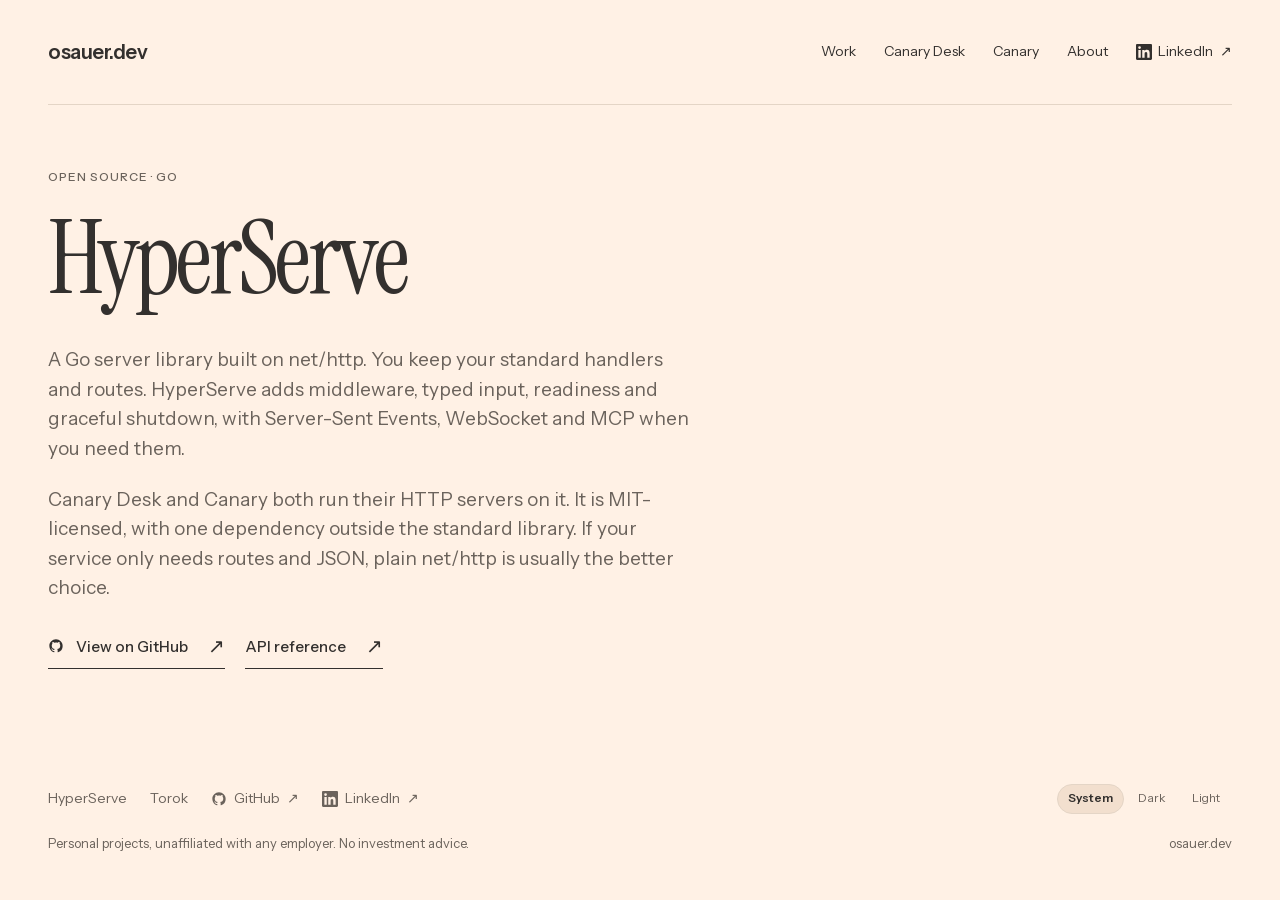
<file: hyperserve/index.html>
<!doctype html>
<html lang="en">
<head>
  <meta charset="utf-8">
  <meta name="viewport" content="width=device-width, initial-scale=1">
  <title>HyperServe | Oliver Sauer</title>
  <meta name="description" content="An open-source Go server library built on net/http. It keeps standard handlers and adds middleware, typed input, readiness and graceful shutdown.">
  <link rel="canonical" href="https://osauer.dev/hyperserve/">
  <link rel="icon" type="image/png" sizes="32x32" href="../assets/favicon-32.png?v=20261003-bold">
  <link rel="icon" type="image/svg+xml" href="../assets/favicon.svg?v=20261003-bold">
  <link rel="apple-touch-icon" href="../assets/apple-touch-icon.png?v=20261003-bold">
  <link rel="preload" href="../assets/fonts/instrument-sans-latin.woff2" as="font" type="font/woff2" crossorigin>
  <link rel="preload" href="../assets/fonts/instrument-serif-latin.woff2" as="font" type="font/woff2" crossorigin>
  <meta name="color-scheme" content="light dark">
  <script src="/assets/theme.js?v=20261008"></script>
  <link rel="stylesheet" href="../assets/site.css">
  <meta property="og:type" content="website">
  <meta property="og:url" content="https://osauer.dev/hyperserve/">
  <meta property="og:title" content="HyperServe | Oliver Sauer">
  <meta property="og:description" content="An open-source Go server library built on net/http. It keeps standard handlers and adds middleware, typed input, readiness and graceful shutdown.">
  <meta property="og:image" content="https://osauer.dev/assets/desk-overview-social.jpg">
  <meta property="og:image:alt" content="Canary Desk portfolio workspace, using synthetic demonstration data">
  <meta name="twitter:card" content="summary_large_image">
</head><body>
  <a class="skip" href="#main">Skip to content</a>
  <header class="wrap site-header">
    <a class="brand" href="../">osauer.dev</a>
    <nav class="site-nav" aria-label="Main">
      <a class="nav-work" href="../#work">Work</a>
      <a href="../desk/">Canary Desk</a>
      <a href="../canary/">Canary</a>
      <a href="../#about">About</a>
      <a class="li-link nav-social external" href="https://www.linkedin.com/in/osauer/"><svg class="li" viewBox="0 0 24 24" width="16" height="16" fill="currentColor" aria-hidden="true"><path d="M20.45 20.45h-3.55v-5.57c0-1.33-.03-3.04-1.85-3.04-1.85 0-2.14 1.45-2.14 2.94v5.67H9.36V9h3.41v1.56h.05c.47-.9 1.63-1.85 3.36-1.85 3.6 0 4.27 2.37 4.27 5.45v6.29zM5.34 7.43a2.06 2.06 0 1 1 0-4.12 2.06 2.06 0 0 1 0 4.12zM7.12 20.45H3.56V9h3.56v11.45zM22.22 0H1.77C.79 0 0 .77 0 1.73v20.54C0 23.23.79 24 1.77 24h20.45c.98 0 1.78-.77 1.78-1.73V1.73C24 .77 23.2 0 22.22 0z"/></svg>LinkedIn</a>
    </nav>
  </header>
  <main id="main" tabindex="-1" class="wrap note-page">
    <section class="hero" aria-labelledby="title">
      <p class="kicker">Open source · Go</p><h1 id="title">HyperServe</h1>
      <div class="note-body"><p>A Go server library built on net/http. You keep your standard handlers and routes. HyperServe adds middleware, typed input, readiness and graceful shutdown, with Server-Sent Events, WebSocket and MCP when you need them.</p><p>Canary Desk and Canary both run their HTTP servers on it. It is MIT-licensed, with one dependency outside the standard library. If your service only needs routes and JSON, plain net/http is usually the better choice.</p><div class="actions"><a class="text-link gh-link" href="https://github.com/osauer/hyperserve"><svg class="gh" viewBox="0 0 24 24" width="16" height="16" fill="currentColor" aria-hidden="true"><path fill-rule="evenodd" clip-rule="evenodd" d="M12 2C6.477 2 2 6.484 2 12.017c0 4.425 2.865 8.18 6.839 9.504.5.092.682-.217.682-.483 0-.237-.008-.868-.013-1.703-2.782.605-3.369-1.343-3.369-1.343-.454-1.158-1.11-1.466-1.11-1.466-.908-.62.069-.608.069-.608 1.003.07 1.53 1.032 1.53 1.032.892 1.53 2.341 1.088 2.91.832.092-.647.35-1.088.636-1.338-2.22-.253-4.555-1.113-4.555-4.951 0-1.093.39-1.988 1.029-2.688-.103-.253-.446-1.272.098-2.65 0 0 .84-.27 2.75 1.026A9.564 9.564 0 0112 6.844c.85.004 1.705.115 2.504.337 1.909-1.296 2.747-1.027 2.747-1.027.546 1.379.202 2.398.1 2.651.64.7 1.028 1.595 1.028 2.688 0 3.848-2.339 4.695-4.566 4.943.359.309.678.92.678 1.855 0 1.338-.012 2.419-.012 2.747 0 .268.18.58.688.482A10.019 10.019 0 0022 12.017C22 6.484 17.522 2 12 2z"/></svg>View on GitHub<span class="arrow" aria-hidden="true">↗</span></a><a class="text-link" href="https://pkg.go.dev/github.com/osauer/hyperserve/v2">API reference<span class="arrow" aria-hidden="true">↗</span></a></div></div>

    </section>
  </main>
  <footer class="wrap site-footer">
    <div class="footer-top">
      <nav class="footer-links" aria-label="Other work and profiles">
        <a href="../hyperserve/">HyperServe</a>
        <a href="../torok/">Torok</a>
        <a class="external gh-link" href="https://github.com/osauer"><svg class="gh" viewBox="0 0 24 24" width="16" height="16" fill="currentColor" aria-hidden="true"><path fill-rule="evenodd" clip-rule="evenodd" d="M12 2C6.477 2 2 6.484 2 12.017c0 4.425 2.865 8.18 6.839 9.504.5.092.682-.217.682-.483 0-.237-.008-.868-.013-1.703-2.782.605-3.369-1.343-3.369-1.343-.454-1.158-1.11-1.466-1.11-1.466-.908-.62.069-.608.069-.608 1.003.07 1.53 1.032 1.53 1.032.892 1.53 2.341 1.088 2.91.832.092-.647.35-1.088.636-1.338-2.22-.253-4.555-1.113-4.555-4.951 0-1.093.39-1.988 1.029-2.688-.103-.253-.446-1.272.098-2.65 0 0 .84-.27 2.75 1.026A9.564 9.564 0 0112 6.844c.85.004 1.705.115 2.504.337 1.909-1.296 2.747-1.027 2.747-1.027.546 1.379.202 2.398.1 2.651.64.7 1.028 1.595 1.028 2.688 0 3.848-2.339 4.695-4.566 4.943.359.309.678.92.678 1.855 0 1.338-.012 2.419-.012 2.747 0 .268.18.58.688.482A10.019 10.019 0 0022 12.017C22 6.484 17.522 2 12 2z"/></svg>GitHub</a>
        <a class="li-link external" href="https://www.linkedin.com/in/osauer/"><svg class="li" viewBox="0 0 24 24" width="16" height="16" fill="currentColor" aria-hidden="true"><path d="M20.45 20.45h-3.55v-5.57c0-1.33-.03-3.04-1.85-3.04-1.85 0-2.14 1.45-2.14 2.94v5.67H9.36V9h3.41v1.56h.05c.47-.9 1.63-1.85 3.36-1.85 3.6 0 4.27 2.37 4.27 5.45v6.29zM5.34 7.43a2.06 2.06 0 1 1 0-4.12 2.06 2.06 0 0 1 0 4.12zM7.12 20.45H3.56V9h3.56v11.45zM22.22 0H1.77C.79 0 0 .77 0 1.73v20.54C0 23.23.79 24 1.77 24h20.45c.98 0 1.78-.77 1.78-1.73V1.73C24 .77 23.2 0 22.22 0z"/></svg>LinkedIn</a>
      </nav>
    </div>
    <fieldset class="theme-control" data-theme-control hidden><legend>Colour theme</legend><label><input type="radio" name="theme" value="system" checked><span>System</span></label><label><input type="radio" name="theme" value="dark"><span>Dark</span></label><label><input type="radio" name="theme" value="light"><span>Light</span></label></fieldset>
    <div class="footer-bottom"><p>Personal projects, unaffiliated with any employer. No investment advice.</p><span>osauer.dev</span></div>
  </footer>
</body>
</html>
</file>
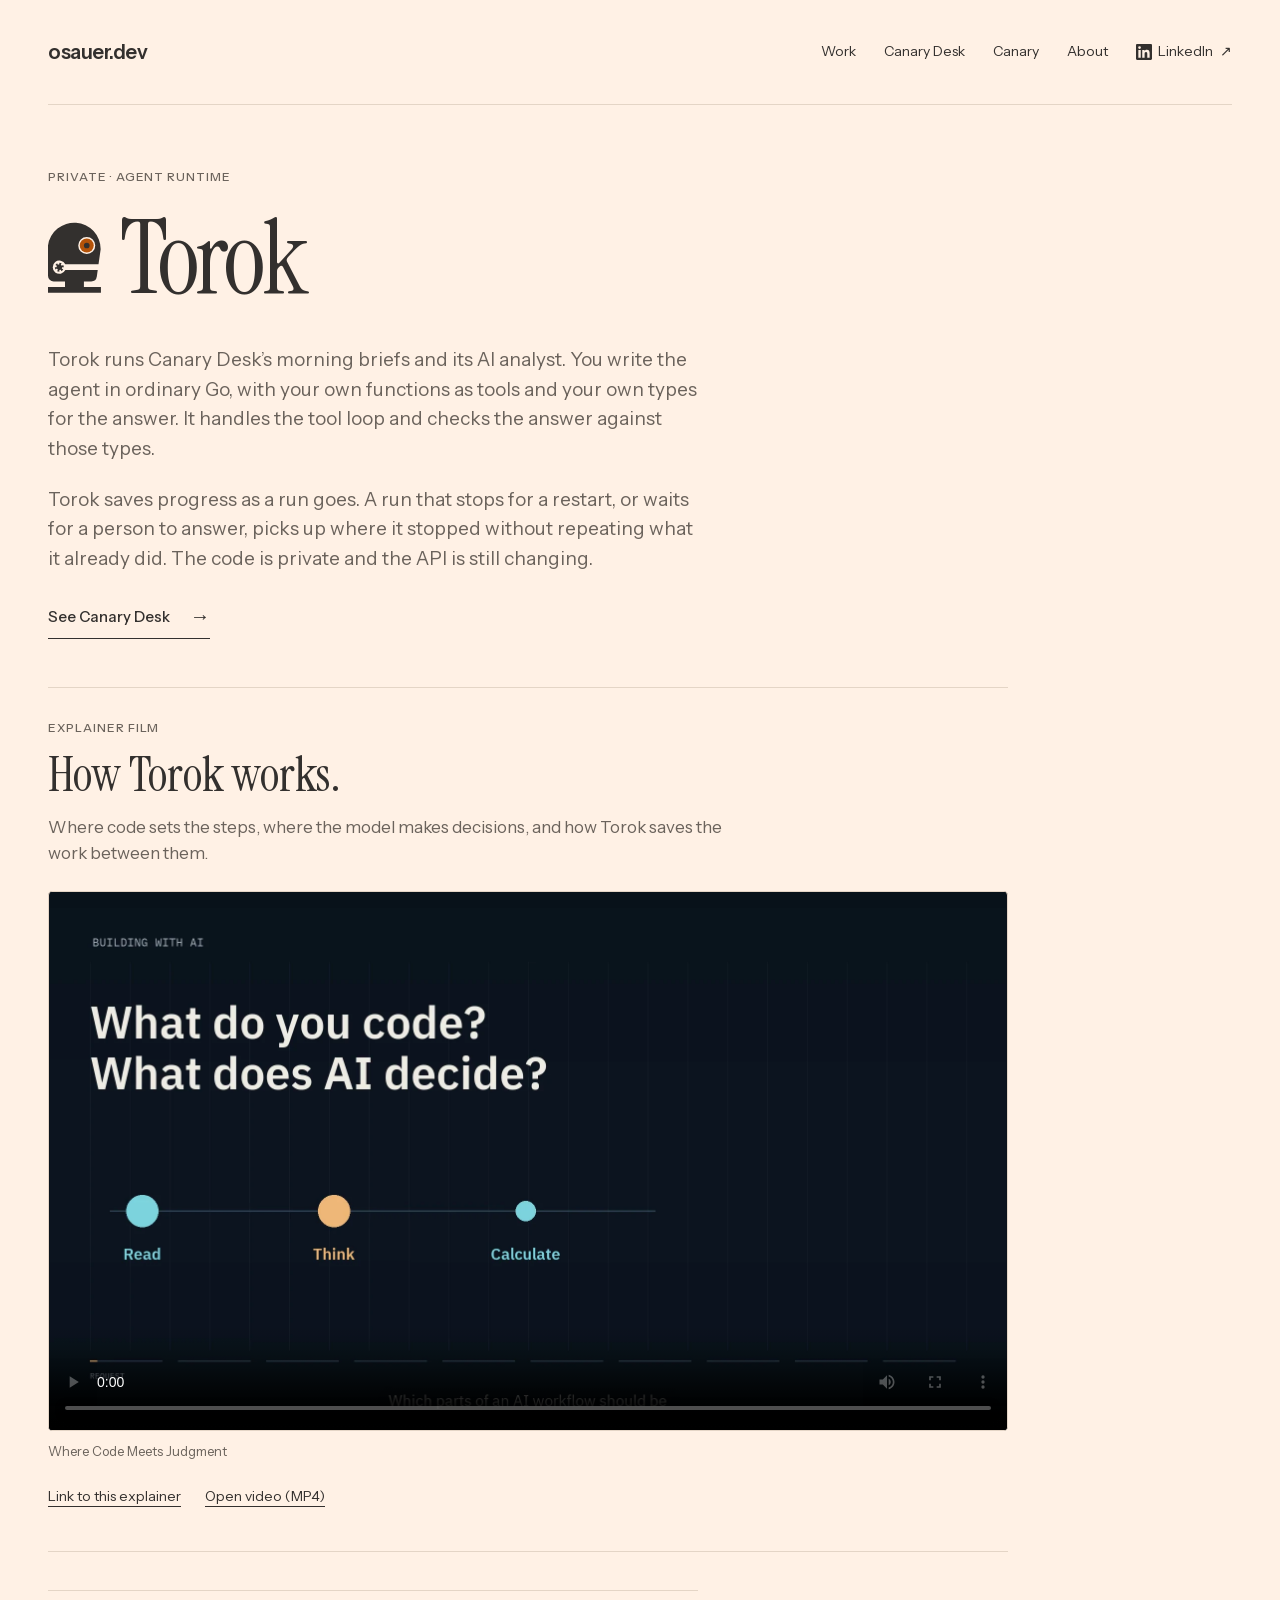
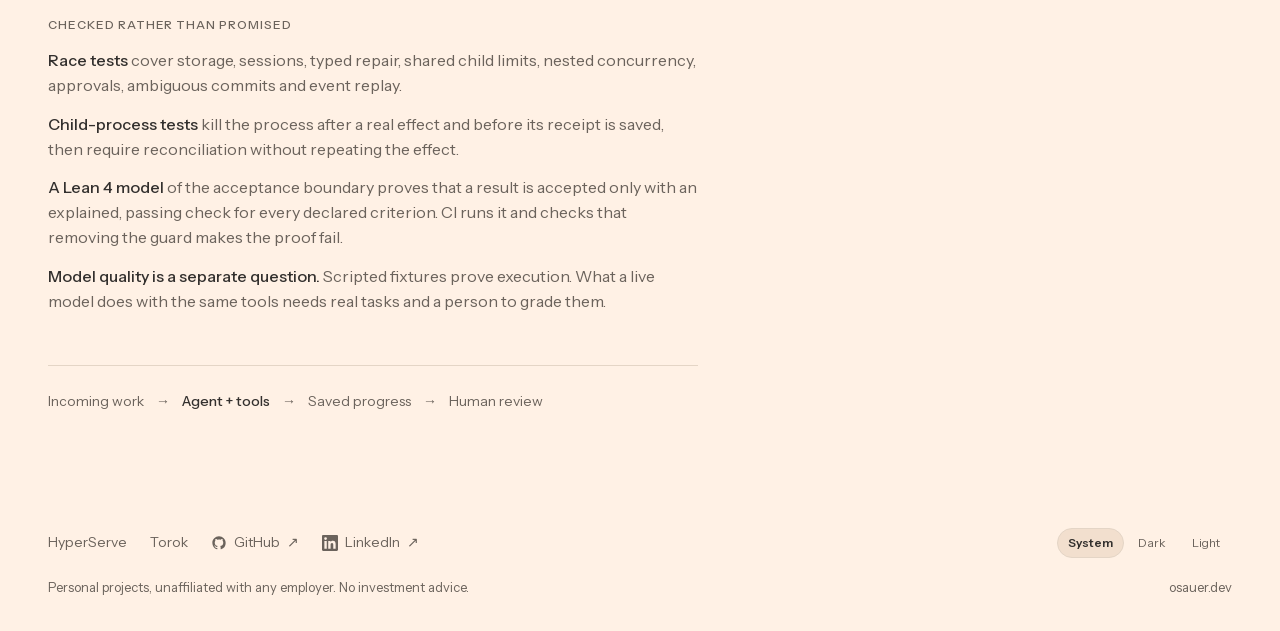
<file: torok/index.html>
<!doctype html>
<html lang="en">
<head>
  <meta charset="utf-8">
  <meta name="viewport" content="width=device-width, initial-scale=1">
  <title>Torok | Oliver Sauer</title>
  <meta name="description" content="The Go agent runtime behind Canary Desk’s morning briefs and AI analyst. You write the agent in ordinary Go; Torok runs it and saves its progress.">
  <link rel="canonical" href="https://osauer.dev/torok/">
  <link rel="icon" type="image/png" sizes="32x32" href="../assets/favicon-32.png?v=20261003-bold">
  <link rel="icon" type="image/svg+xml" href="../assets/favicon.svg?v=20261003-bold">
  <link rel="apple-touch-icon" href="../assets/apple-touch-icon.png?v=20261003-bold">
  <link rel="preload" href="../assets/fonts/instrument-sans-latin.woff2" as="font" type="font/woff2" crossorigin>
  <link rel="preload" href="../assets/fonts/instrument-serif-latin.woff2" as="font" type="font/woff2" crossorigin>
  <meta name="color-scheme" content="light dark">
  <script src="/assets/theme.js?v=20261008"></script>
  <link rel="stylesheet" href="../assets/site.css?v=20261008-film">
  <meta property="og:type" content="website">
  <meta property="og:url" content="https://osauer.dev/torok/">
  <meta property="og:title" content="Torok | Oliver Sauer">
  <meta property="og:description" content="The Go agent runtime behind Canary Desk’s morning briefs and AI analyst. You write the agent in ordinary Go; Torok runs it and saves its progress.">
  <meta property="og:image" content="https://osauer.dev/assets/video/torok-explainer-poster.webp">
  <meta property="og:image:alt" content="Torok explainer: what do you code, and what does AI decide?">
  <meta name="twitter:card" content="summary_large_image">
</head><body>
  <a class="skip" href="#main">Skip to content</a>
  <header class="wrap site-header">
    <a class="brand" href="../">osauer.dev</a>
    <nav class="site-nav" aria-label="Main">
      <a class="nav-work" href="../#work">Work</a>
      <a href="../desk/">Canary Desk</a>
      <a href="../canary/">Canary</a>
      <a href="../#about">About</a>
      <a class="li-link nav-social external" href="https://www.linkedin.com/in/osauer/"><svg class="li" viewBox="0 0 24 24" width="16" height="16" fill="currentColor" aria-hidden="true"><path d="M20.45 20.45h-3.55v-5.57c0-1.33-.03-3.04-1.85-3.04-1.85 0-2.14 1.45-2.14 2.94v5.67H9.36V9h3.41v1.56h.05c.47-.9 1.63-1.85 3.36-1.85 3.6 0 4.27 2.37 4.27 5.45v6.29zM5.34 7.43a2.06 2.06 0 1 1 0-4.12 2.06 2.06 0 0 1 0 4.12zM7.12 20.45H3.56V9h3.56v11.45zM22.22 0H1.77C.79 0 0 .77 0 1.73v20.54C0 23.23.79 24 1.77 24h20.45c.98 0 1.78-.77 1.78-1.73V1.73C24 .77 23.2 0 22.22 0z"/></svg>LinkedIn</a>
    </nav>
  </header>
  <main id="main" tabindex="-1" class="wrap note-page">
    <section class="hero" aria-labelledby="title">
      <p class="kicker">Private · Agent runtime</p><div class="lockup"><svg class="torok-mark" viewBox="20 12 56 78" width="56" height="78" aria-hidden="true" focusable="false"><path fill="currentColor" d="M20 40A28 28 0 0 1 75.73 43.9L73.46 60L38.32 60A7 7 0 1 0 38.32 66L72.62 66L71.66 72.84A6 6 0 0 1 65.72 78L58 78L58 84L38 84L38 78L26 78A6 6 0 0 1 20 72L20 40ZM52 40A9 9 0 1 0 70 40A9 9 0 1 0 52 40ZM20 84L76 84L76 90L20 90Z"/><circle class="eye" cx="61" cy="40" r="7.4"/><circle fill="currentColor" cx="61" cy="40" r="3"/><polygon fill="currentColor" points="32,60 32,58.2 34.4,58.84 33.5,60.4 34.6,61.5 36.16,60.6 36.8,63 35,63 34.6,64.5 36.16,65.4 34.4,67.16 33.5,65.6 32,66 32,67.8 29.6,67.16 30.5,65.6 29.4,64.5 27.84,65.4 27.2,63 29,63 29.4,61.5 27.84,60.6 29.6,58.84 30.5,60.4"/></svg><h1 id="title">Torok</h1></div>
      <div class="note-body"><p>Torok runs Canary Desk’s morning briefs and its AI analyst. You write the agent in ordinary Go, with your own functions as tools and your own types for the answer. It handles the tool loop and checks the answer against those types.</p><p>Torok saves progress as a run goes. A run that stops for a restart, or waits for a person to answer, picks up where it stopped without repeating what it already did. The code is private and the API is still changing.</p><div class="actions"><a class="text-link" href="../desk/">See Canary Desk<span class="arrow" aria-hidden="true">→</span></a></div></div>
      <section class="explainer" id="explainer" aria-labelledby="explainer-title">
        <p class="kicker">Explainer film</p>
        <h2 id="explainer-title">How Torok works.</h2>
        <p>Where code sets the steps, where the model makes decisions, and how Torok saves the work between them.</p>
        <figure>
          <video controls playsinline preload="metadata" width="1920" height="1080" poster="../assets/video/torok-explainer-poster.webp" aria-label="Torok: Where Code Meets Judgment">
            <source src="../assets/video/torok-where-code-meets-judgment.mp4" type="video/mp4">
            <track kind="captions" src="../assets/video/torok-where-code-meets-judgment.vtt" srclang="en" label="English">
            <p><a href="../assets/video/torok-where-code-meets-judgment.mp4">Watch the explainer video</a>.</p>
          </video>
          <figcaption>Where Code Meets Judgment</figcaption>
        </figure>
        <nav class="explainer-links" aria-label="Share the explainer">
          <a href="https://osauer.dev/torok/#explainer">Link to this explainer</a>
          <a href="../assets/video/torok-where-code-meets-judgment.mp4">Open video (MP4)</a>
        </nav>
      </section>
      <ul class="checks" aria-label="How Torok is checked">
        <li class="checks-title">Checked rather than promised</li>
        <li><b>Race tests</b> cover storage, sessions, typed repair, shared child limits, nested concurrency, approvals, ambiguous commits and event replay.</li>
        <li><b>Child-process tests</b> kill the process after a real effect and before its receipt is saved, then require reconciliation without repeating the effect.</li>
        <li><b>A Lean 4 model</b> of the acceptance boundary proves that a result is accepted only with an explained, passing check for every declared criterion. CI runs it and checks that removing the guard makes the proof fail.</li>
        <li><b>Model quality is a separate question.</b> Scripted fixtures prove execution. What a live model does with the same tools needs real tasks and a person to grade them.</li>
      </ul>
      <div class="runtime-flow" role="img" aria-label="Torok workflow: incoming work, agent and tools, saved progress, then human review"><span>Incoming work</span><span aria-hidden="true">→</span><b>Agent + tools</b><span aria-hidden="true">→</span><span>Saved progress</span><span aria-hidden="true">→</span><span>Human review</span></div>
    </section>
  </main>
  <footer class="wrap site-footer">
    <div class="footer-top">
      <nav class="footer-links" aria-label="Other work and profiles">
        <a href="../hyperserve/">HyperServe</a>
        <a href="../torok/">Torok</a>
        <a class="external gh-link" href="https://github.com/osauer"><svg class="gh" viewBox="0 0 24 24" width="16" height="16" fill="currentColor" aria-hidden="true"><path fill-rule="evenodd" clip-rule="evenodd" d="M12 2C6.477 2 2 6.484 2 12.017c0 4.425 2.865 8.18 6.839 9.504.5.092.682-.217.682-.483 0-.237-.008-.868-.013-1.703-2.782.605-3.369-1.343-3.369-1.343-.454-1.158-1.11-1.466-1.11-1.466-.908-.62.069-.608.069-.608 1.003.07 1.53 1.032 1.53 1.032.892 1.53 2.341 1.088 2.91.832.092-.647.35-1.088.636-1.338-2.22-.253-4.555-1.113-4.555-4.951 0-1.093.39-1.988 1.029-2.688-.103-.253-.446-1.272.098-2.65 0 0 .84-.27 2.75 1.026A9.564 9.564 0 0112 6.844c.85.004 1.705.115 2.504.337 1.909-1.296 2.747-1.027 2.747-1.027.546 1.379.202 2.398.1 2.651.64.7 1.028 1.595 1.028 2.688 0 3.848-2.339 4.695-4.566 4.943.359.309.678.92.678 1.855 0 1.338-.012 2.419-.012 2.747 0 .268.18.58.688.482A10.019 10.019 0 0022 12.017C22 6.484 17.522 2 12 2z"/></svg>GitHub</a>
        <a class="li-link external" href="https://www.linkedin.com/in/osauer/"><svg class="li" viewBox="0 0 24 24" width="16" height="16" fill="currentColor" aria-hidden="true"><path d="M20.45 20.45h-3.55v-5.57c0-1.33-.03-3.04-1.85-3.04-1.85 0-2.14 1.45-2.14 2.94v5.67H9.36V9h3.41v1.56h.05c.47-.9 1.63-1.85 3.36-1.85 3.6 0 4.27 2.37 4.27 5.45v6.29zM5.34 7.43a2.06 2.06 0 1 1 0-4.12 2.06 2.06 0 0 1 0 4.12zM7.12 20.45H3.56V9h3.56v11.45zM22.22 0H1.77C.79 0 0 .77 0 1.73v20.54C0 23.23.79 24 1.77 24h20.45c.98 0 1.78-.77 1.78-1.73V1.73C24 .77 23.2 0 22.22 0z"/></svg>LinkedIn</a>
      </nav>
    </div>
    <fieldset class="theme-control" data-theme-control hidden><legend>Colour theme</legend><label><input type="radio" name="theme" value="system" checked><span>System</span></label><label><input type="radio" name="theme" value="dark"><span>Dark</span></label><label><input type="radio" name="theme" value="light"><span>Light</span></label></fieldset>
    <div class="footer-bottom"><p>Personal projects, unaffiliated with any employer. No investment advice.</p><span>osauer.dev</span></div>
  </footer>
</body>
</html>
</file>
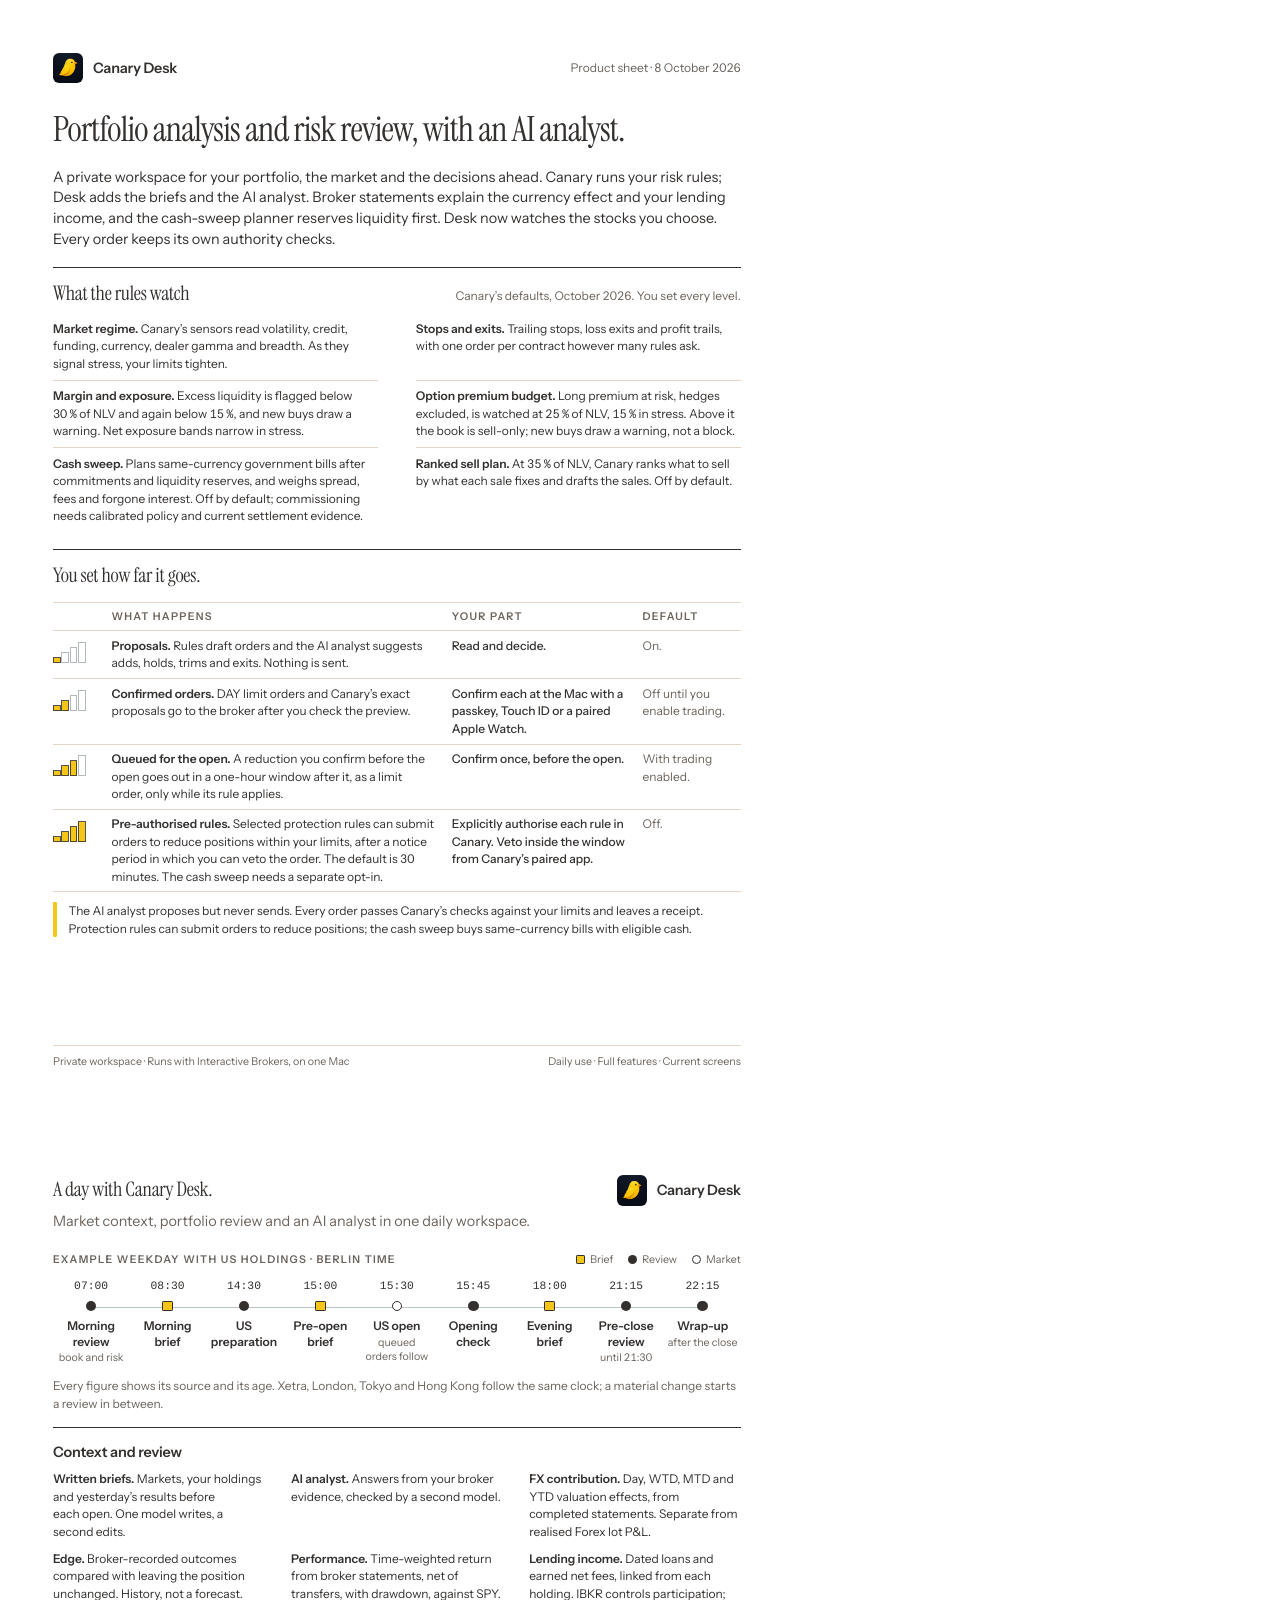
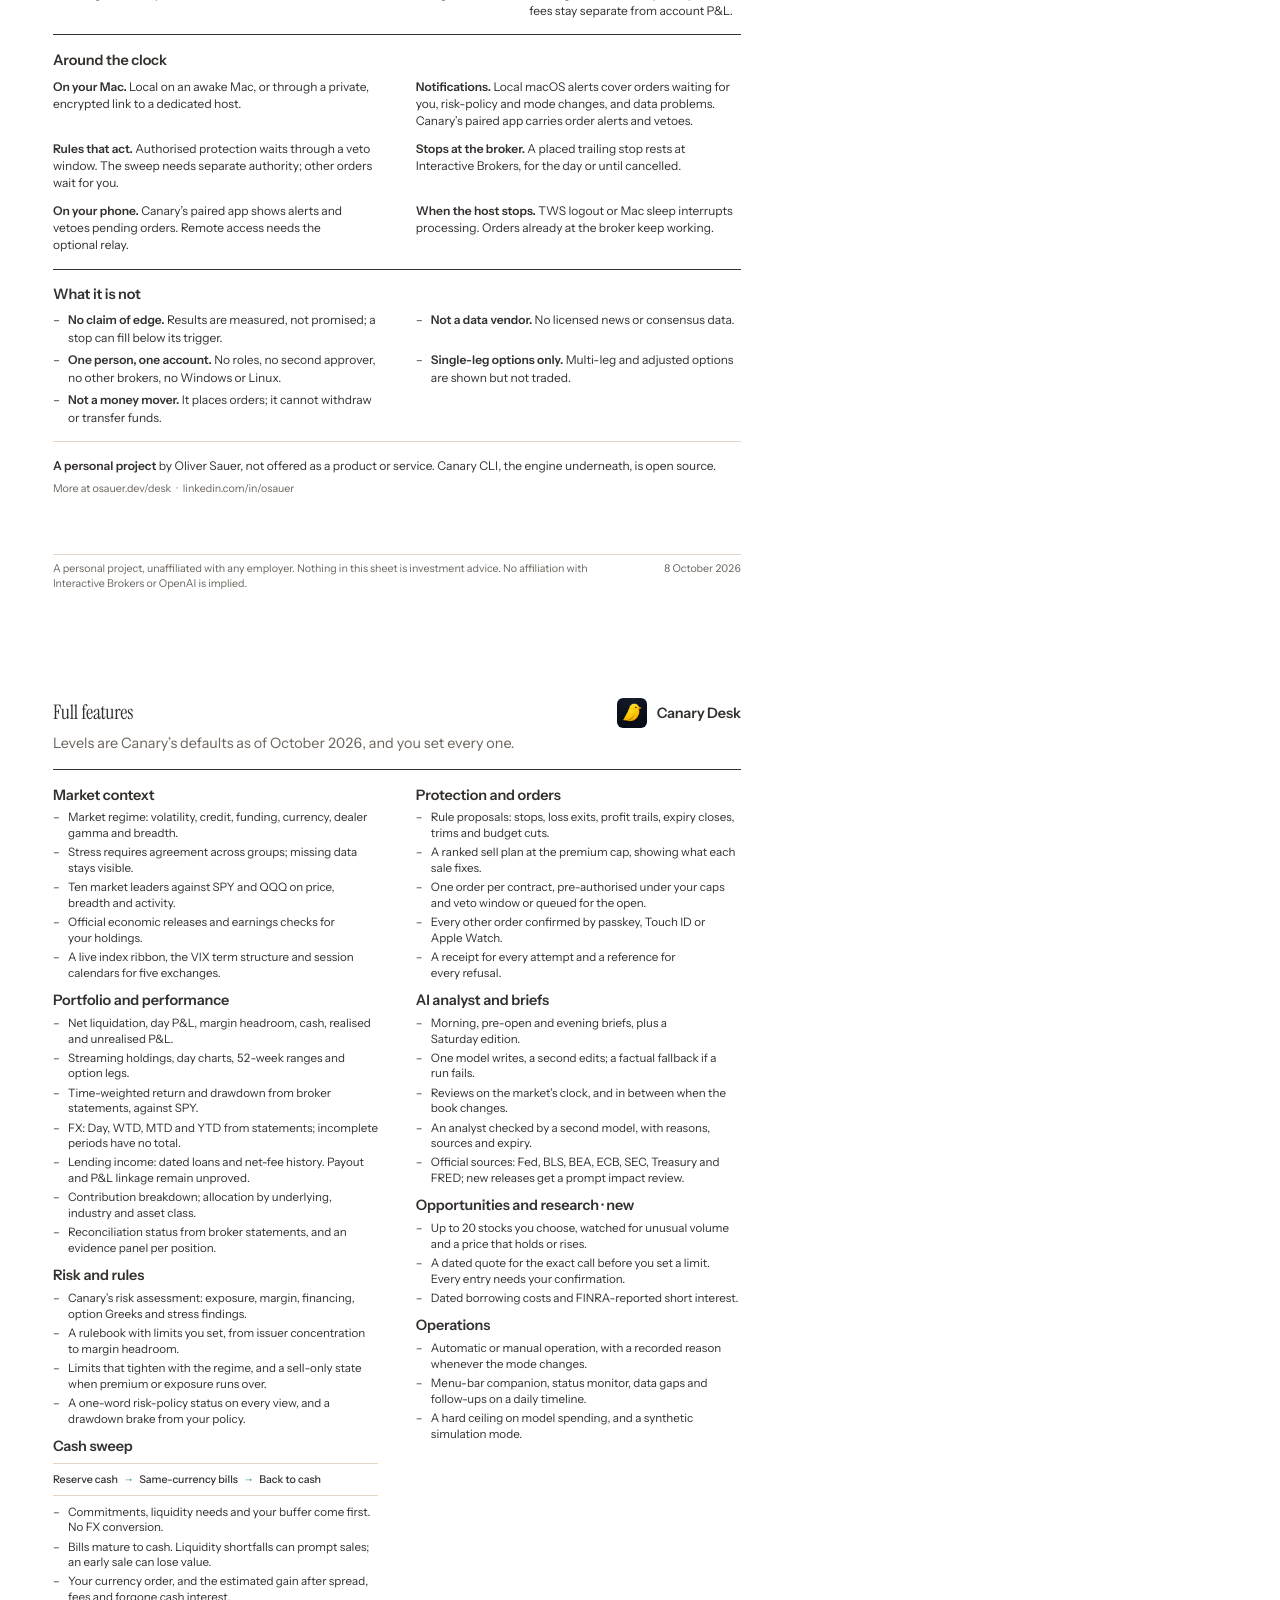
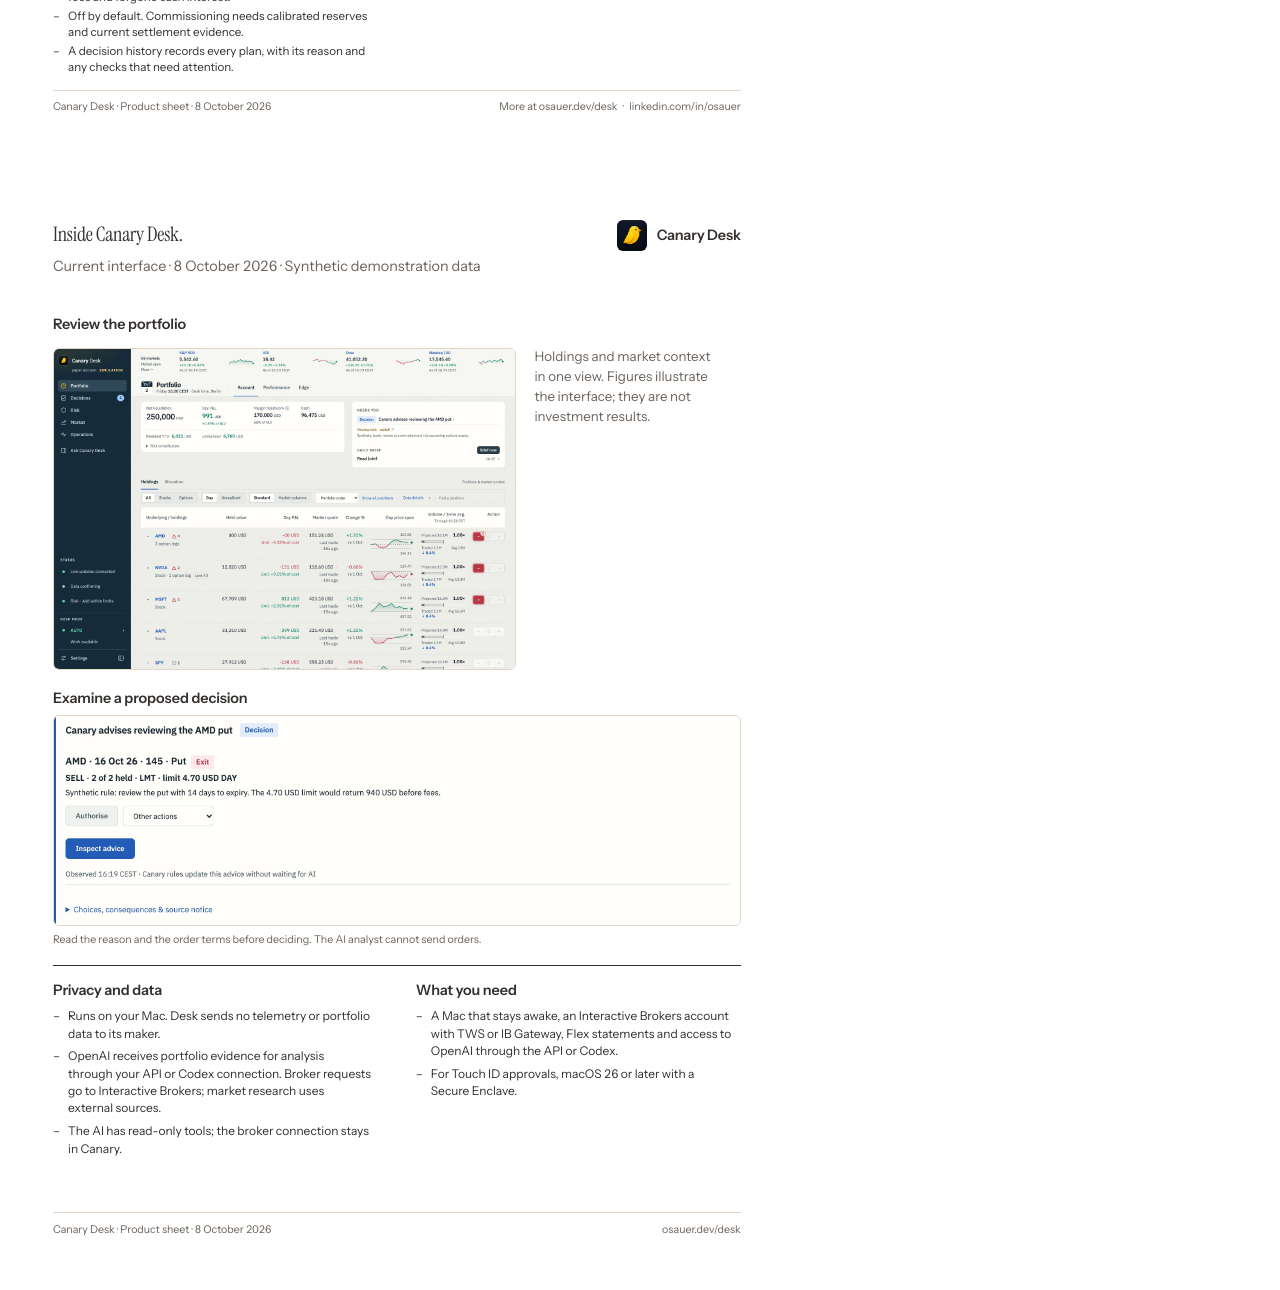
<file: tools/product-sheet.html>
<!doctype html>
<html lang="en-GB">
<head>
<meta charset="utf-8">
<title>Canary Desk product sheet, 8 October 2026</title>
<style>
@font-face{font-family:"Instrument Sans";src:url(../assets/fonts/instrument-sans-latin.woff2) format("woff2");font-weight:400 700;font-style:normal}
@font-face{font-family:"Instrument Serif";src:url(../assets/fonts/instrument-serif-latin.woff2) format("woff2");font-weight:400;font-style:normal}

:root{
  --ink:#33302E; --muted:#6B635C; --line:#E4D5C6; --faint:#FFF1E5;
  --accent:#0D7680; --canary:#F5C518; --navy:#262A33;
  --rule:#b9c2c4;
  /* one type scale, five sizes */
  --fs-display:26pt; --fs-h2:15pt; --fs-lead:10.8pt; --fs-body:9pt; --fs-small:8pt;
  /* three radii */
  --r1:.3mm; --r2:1.6mm;
  --hair:.3mm;
  --gap:4.6mm;
}
@page{size:A4;margin:0}
*{box-sizing:border-box}
html,body{margin:0;padding:0;background:#fff}
body{color:var(--ink);font-family:"Instrument Sans",-apple-system,sans-serif;font-size:var(--fs-body);line-height:1.45;font-feature-settings:"tnum" 1,"kern" 1;-webkit-print-color-adjust:exact;print-color-adjust:exact;text-rendering:geometricPrecision}
h1,h2,h3,p,ol,ul,figure,figcaption{margin:0;padding:0}
ol,ul{list-style:none}
b{font-weight:600}
time{font-family:ui-monospace,monospace;font-weight:400}
p,li,figcaption{text-wrap:pretty}
h1,h2,h3{text-wrap:balance}

.page{position:relative;width:210mm;height:297mm;overflow:hidden;padding:14mm;break-after:page;page-break-after:always;display:flex;flex-direction:column}
.page:last-child{break-after:auto;page-break-after:auto}

/* shared */
.mast{display:flex;align-items:center;justify-content:space-between;flex:none}
.brand{display:flex;align-items:center;gap:2.6mm;font-size:var(--fs-lead);font-weight:600;letter-spacing:-.01em;white-space:nowrap}
.brand img{width:8mm;height:8mm;border-radius:var(--r2);display:block}
.mast .kicker{font-size:var(--fs-body);color:var(--muted)}
.label{font-size:var(--fs-small);font-weight:600;letter-spacing:.12em;text-transform:uppercase;color:var(--muted);line-height:1.3}
h2{font-size:var(--fs-h2);font-weight:600;line-height:1.25;letter-spacing:-.012em}
h3{font-size:var(--fs-lead);font-weight:600;line-height:1.3;letter-spacing:-.008em}
.stand{font-size:var(--fs-lead);color:var(--muted);margin-top:1.4mm}
.dash li{position:relative;padding-left:4mm}
.dash li::before{content:"\2013";position:absolute;left:0;top:0;color:var(--ink)}
.foot{flex:none;margin-top:auto;display:flex;justify-content:space-between;align-items:baseline;border-top:var(--hair) solid var(--line);padding-top:2.2mm;font-size:var(--fs-small);color:var(--muted)}

/* ---------- front ---------- */
h1{font-size:var(--fs-display);font-weight:600;line-height:1.1;letter-spacing:-.024em;margin-top:7.5mm}
.lead{font-size:var(--fs-lead);line-height:1.45;margin-top:4.5mm}

.rules{margin-top:var(--gap);padding-top:3.6mm;border-top:var(--hair) solid var(--ink)}
.rulegrid{display:grid;grid-template-columns:1fr 1fr;column-gap:10mm;margin-top:1.6mm}
.rulegrid li{padding:1.8mm 0 2mm 0;border-bottom:var(--hair) solid var(--line)}
.rulegrid li:nth-last-child(-n+2){border-bottom:0}
.rulehead{display:flex;justify-content:space-between;align-items:baseline;gap:6mm}
.defaults{color:var(--muted);text-align:right}

.control{margin-top:var(--gap);padding-top:3.6mm;border-top:var(--hair) solid var(--ink)}
.ladder{margin-top:3.4mm;border-top:var(--hair) solid var(--line)}
.lrow{display:grid;grid-template-columns:11mm 1fr 46mm 26mm;column-gap:4.5mm;padding:1.5mm 0 1.7mm 0;border-bottom:var(--hair) solid var(--line);align-items:start}
.lrow.head{padding:1.6mm 0}
.lrow.head span{font-size:var(--fs-small);font-weight:600;letter-spacing:.12em;text-transform:uppercase;color:var(--muted)}
.stair{width:11mm;height:6.6mm;display:block;margin-top:.3mm}
.stair rect{stroke-width:1;shape-rendering:crispEdges}
.stair .on{fill:var(--canary);stroke:var(--ink)}
.stair .off{fill:#fff;stroke:#a3adb1}
.part{font-weight:500}
.dflt{color:var(--muted)}
.gate{margin-top:2.6mm;display:flex;gap:3mm}
.gate::before{content:"";flex:none;width:1.1mm;background:var(--canary);border-radius:var(--r1)}

/* ---------- back ---------- */
.page.back{--gap:4mm}
.backhead{display:flex;justify-content:space-between;align-items:center;gap:8mm}

.day{margin-top:5.4mm}
.dayhead{display:flex;justify-content:space-between;align-items:baseline}
.legend{display:flex;gap:4mm;font-size:var(--fs-small);color:var(--muted)}
.legend i{display:inline-block;width:2.4mm;height:2.4mm;margin-right:1.3mm;vertical-align:-.25mm;box-sizing:border-box}
.stops{display:grid;grid-template-columns:repeat(9,minmax(0,1fr));position:relative;margin-top:3.2mm}
.stops::before{content:"";position:absolute;left:calc(100% / 18);right:calc(100% / 18);top:7.2mm;border-top:var(--hair) solid var(--rule)}
.stops li{position:relative;text-align:center;padding:0 .8mm}
.stops time{display:block;line-height:1.3;font-size:8.5pt;white-space:nowrap}
.stops i{display:block;margin:1.6mm auto 1.8mm auto;width:2.8mm;height:2.8mm;box-sizing:border-box;position:relative}
.stops b{display:block;line-height:1.3}
.stops small{display:block;font-size:var(--fs-small);color:var(--muted);line-height:1.3;margin-top:.6mm}
i.rv{background:var(--ink);border-radius:50%}
i.br{background:var(--canary);border:var(--hair) solid var(--ink);border-radius:var(--r1)}
i.mk{background:#fff;border:.35mm solid var(--ink);border-radius:50%}
.day .note{margin-top:3.2mm;color:var(--muted)}

.duo{display:grid;grid-template-columns:1fr 1fr;column-gap:10mm;margin-top:var(--gap);padding-top:4mm;border-top:var(--hair) solid var(--line)}
.duo p{margin-top:1.2mm}

.shot{margin-top:var(--gap);flex:none}
.shot .frame{border:var(--hair) solid var(--line);border-radius:var(--r2);overflow:hidden;background:#fff}
.shot img{display:block;width:100%}
.shot figcaption{font-size:var(--fs-small);color:var(--muted);margin-top:1.8mm;line-height:1.4}

.away{margin-top:var(--gap);padding-top:4mm;border-top:var(--hair) solid var(--ink)}
.awaygrid{display:grid;grid-template-columns:1fr 1fr;column-gap:10mm;row-gap:2.6mm;margin-top:2.2mm}
.ctxgrid{display:grid;grid-template-columns:repeat(3,1fr);column-gap:7mm;row-gap:2.6mm;margin-top:2.2mm}
.notlist{margin-top:var(--gap);padding-top:4mm;border-top:var(--hair) solid var(--ink)}
.notgrid{display:grid;grid-template-columns:1fr 1fr;column-gap:10mm;row-gap:1.4mm;margin-top:2mm}
.features{margin-top:4mm;padding-top:4mm;border-top:var(--hair) solid var(--ink);display:grid;grid-template-columns:1fr 1fr;column-gap:10mm}
.features section{margin-bottom:4mm}
.features section:last-child{margin-bottom:0}
.features h3{margin-bottom:1.6mm}
.features li{font-size:8.9pt;line-height:1.4}
.features li + li{margin-top:1.1mm}
.foot .sep,.contact .sep{margin:0 1.4mm}
.pair{display:grid;grid-template-columns:1fr 1fr;column-gap:10mm;margin-top:var(--gap);padding-top:4mm;border-top:var(--hair) solid var(--ink)}
.pair h3 + *{margin-top:2mm}
.pair li + li{margin-top:1.4mm}
.pair section + section{margin-top:4mm}
.pair p + p{margin-top:1.8mm}

.access{margin-top:var(--gap);padding-top:4mm;border-top:var(--hair) solid var(--line)}
.access p + p{margin-top:1.8mm}
.contact{margin-top:2.6mm;font-size:var(--fs-small);color:var(--muted)}
.contact .sep{margin:0 1.4mm}
.legal{flex:none;margin-top:auto;padding-top:2mm;border-top:var(--hair) solid var(--line);font-size:var(--fs-small);color:var(--muted);line-height:1.4;display:flex;justify-content:space-between;align-items:baseline;gap:8mm}
.legal .date{white-space:nowrap}
h1,h2{font-family:"Instrument Serif",Georgia,serif;font-weight:400}
.sweep-path{display:flex;gap:1.4mm;align-items:center;margin:2mm 0 2.4mm;padding:2mm 0;border-block:var(--hair) solid var(--line);font-size:8pt;font-weight:500}
.sweep-path i{font-style:normal;color:var(--accent)}
.third .features section{margin-bottom:2.5mm}
.third .features li{font-size:8.7pt;line-height:1.36}
.third .features li+li{margin-top:.9mm}
.captures{margin-top:5mm}.captures .shot{margin-top:5mm}.captures img{max-height:85mm;object-fit:contain;object-position:left top}.captures h3{margin-bottom:2mm}.captures .shot:first-child{display:grid;grid-template-columns:122.4mm 1fr;gap:2mm 5mm;align-items:start}.captures .shot:first-child h3{grid-column:1/-1}.captures .shot:first-child img{width:100%;max-height:none}.captures .shot:first-child figcaption{margin:0;font-size:10pt;line-height:1.5}.captures .pair>section{margin-top:0}
</style>
</head>
<body>

<!-- ============================ FRONT ============================ -->
<section class="page front">
  <header class="mast">
    <div class="brand"><img src="../assets/canary-icon.png" alt="">Canary Desk</div>
    <p class="kicker">Product sheet · 8 October 2026</p>
  </header>

  <h1>Portfolio analysis and risk review, with an AI analyst.</h1>
  <p class="lead">A private workspace for your portfolio, the market and the decisions ahead. Canary runs your risk rules; Desk adds the briefs and the AI analyst. Broker statements explain the currency effect and your lending income, and the cash-sweep planner reserves liquidity first. Desk now watches the stocks you choose. Every order keeps its own authority checks.</p>

  <!-- Resolved 2026-09-30 from the Canary source: every Rulebook limit is owner-set (canary rules policy set KEY=VALUE); the levels printed are the compiled defaults. The budget governor (ranked sell plan) and the cash sweep ship disabled. -->
  <div class="rules">
    <div class="rulehead"><h2>What the rules watch</h2><p class="defaults">Canary&rsquo;s defaults, October 2026. You set every level.</p></div>
    <ul class="rulegrid">
      <li><b>Market regime.</b> Canary&rsquo;s sensors read volatility, credit, funding, currency, dealer gamma and breadth. As they signal stress, your limits tighten.</li>
      <li><b>Stops and exits.</b> Trailing stops, loss exits and profit trails, with one order per contract however many rules ask.</li>
      <li><b>Margin and exposure.</b> Excess liquidity is flagged below 30&nbsp;% of NLV and again below 15&nbsp;%, and new buys draw a warning. Net exposure bands narrow in stress.</li>
      <li><b>Option premium budget.</b> Long premium at risk, hedges excluded, is watched at 25&nbsp;% of NLV, 15&nbsp;% in stress. Above it the book is sell-only; new buys draw a warning, not a block.</li>
      <li><b>Cash sweep.</b> Plans same-currency government bills after commitments and liquidity reserves, and weighs spread, fees and forgone interest. Off by default; commissioning needs calibrated policy and current settlement evidence.</li>
      <li><b>Ranked sell plan.</b> At 35&nbsp;% of NLV, Canary ranks what to sell by what each sale fixes and drafts the sales. Off by default.</li>
    </ul>
  </div>

  <div class="control">
    <h2>You set how far it goes.</h2>
    <div class="ladder">
      <div class="lrow head"><span></span><span>What happens</span><span>Your part</span><span>Default</span></div>
      <div class="lrow">
        <svg class="stair" viewBox="0 0 50 30" aria-hidden="true"><rect class="on" x="0.5" y="23.5" width="8" height="6"/><rect class="off" x="10.5" y="17.5" width="8" height="12"/><rect class="off" x="20.5" y="11.5" width="8" height="18"/><rect class="off" x="30.5" y="5.5" width="8" height="24"/></svg>
        <p><b>Proposals.</b> Rules draft orders and the AI analyst suggests adds, holds, trims and exits. Nothing is sent.</p>
        <p class="part">Read and decide.</p>
        <p class="dflt">On.</p>
      </div>
      <div class="lrow">
        <svg class="stair" viewBox="0 0 50 30" aria-hidden="true"><rect class="on" x="0.5" y="23.5" width="8" height="6"/><rect class="on" x="10.5" y="17.5" width="8" height="12"/><rect class="off" x="20.5" y="11.5" width="8" height="18"/><rect class="off" x="30.5" y="5.5" width="8" height="24"/></svg>
        <p><b>Confirmed orders.</b> DAY limit orders and Canary&rsquo;s exact proposals go to the broker after you check the preview.</p>
        <p class="part">Confirm each at the Mac with a passkey, Touch ID or a paired Apple Watch.</p>
        <p class="dflt">Off until you enable trading.</p>
      </div>
      <div class="lrow">
        <svg class="stair" viewBox="0 0 50 30" aria-hidden="true"><rect class="on" x="0.5" y="23.5" width="8" height="6"/><rect class="on" x="10.5" y="17.5" width="8" height="12"/><rect class="on" x="20.5" y="11.5" width="8" height="18"/><rect class="off" x="30.5" y="5.5" width="8" height="24"/></svg>
        <p><b>Queued for the open.</b> A reduction you confirm before the open goes out in a one-hour window after it, as a limit order, only while its rule applies.</p>
        <p class="part">Confirm once, before the open.</p>
        <p class="dflt">With trading enabled.</p>
      </div>
      <div class="lrow">
        <svg class="stair" viewBox="0 0 50 30" aria-hidden="true"><rect class="on" x="0.5" y="23.5" width="8" height="6"/><rect class="on" x="10.5" y="17.5" width="8" height="12"/><rect class="on" x="20.5" y="11.5" width="8" height="18"/><rect class="on" x="30.5" y="5.5" width="8" height="24"/></svg>
        <p><b>Pre-authorised rules.</b> Selected protection rules can submit orders to reduce positions within your limits, after a notice period in which you can veto the order. The default is 30 minutes. The cash sweep needs a separate opt-in.</p>
        <p class="part">Explicitly authorise each rule in Canary. Veto inside the window from Canary&rsquo;s paired app.</p>
        <p class="dflt">Off.</p>
      </div>
    </div>
    <p class="gate"><span>The AI analyst proposes but never sends. Every order passes Canary&rsquo;s checks against your limits and leaves a receipt. Protection rules can submit orders to reduce positions; the cash sweep buys same-currency bills with eligible cash.</span></p>
  </div>

  <footer class="foot"><span>Private workspace · Runs with Interactive Brokers, on one Mac</span><span>Daily use · Full features · Current screens</span></footer>
</section>

<!-- ============================ BACK ============================ -->
<section class="page back">
  <header class="backhead">
    <h2>A day with Canary Desk.</h2>
    <div class="brand"><img src="../assets/canary-icon.png" alt="">Canary Desk</div>
  </header>
  <p class="stand">Market context, portfolio review and an AI analyst in one daily workspace.</p>

  <div class="day">
    <div class="dayhead">
      <p class="label">Example weekday with US holdings · Berlin time</p>
      <p class="legend"><span><i class="br"></i>Brief</span><span><i class="rv"></i>Review</span><span><i class="mk"></i>Market</span></p>
    </div>
    <ol class="stops">
      <li><time>07:00</time><i class="rv"></i><b>Morning review</b><small>book and risk</small></li>
      <li><time>08:30</time><i class="br"></i><b>Morning brief</b></li>
      <li><time>14:30</time><i class="rv"></i><b>US preparation</b></li>
      <li><time>15:00</time><i class="br"></i><b>Pre-open brief</b></li>
      <li><time>15:30</time><i class="mk"></i><b>US open</b><small>queued orders follow</small></li>
      <li><time>15:45</time><i class="rv"></i><b>Opening check</b></li>
      <li><time>18:00</time><i class="br"></i><b>Evening brief</b></li>
      <li><time>21:15</time><i class="rv"></i><b>Pre-close review</b><small>until 21:30</small></li>
      <li><time>22:15</time><i class="rv"></i><b>Wrap-up</b><small>after the close</small></li>
    </ol>
    <p class="note">Every figure shows its source and its age. Xetra, London, Tokyo and Hong Kong follow the same clock; a&nbsp;material change starts a review in between.</p>
  </div>

  <div class="away">
    <h3>Context and review</h3>
    <div class="ctxgrid">
      <p><b>Written briefs.</b> Markets, your holdings and yesterday&rsquo;s results before each open. One model writes, a second edits.</p>
      <p><b>AI analyst.</b> Answers from your broker evidence, checked by a second model.</p>
      <p><b>FX contribution.</b> Day, WTD, MTD and YTD valuation effects, from completed statements. Separate from realised Forex lot P&amp;L.</p>
      <p><b>Edge.</b> Broker-recorded outcomes compared with leaving the position unchanged. History, not a forecast.</p>
      <p><b>Performance.</b> Time-weighted return from broker statements, net of transfers, with drawdown, against SPY.</p>
      <p><b>Lending income.</b> Dated loans and earned net fees, linked from each holding. IBKR controls participation; fees stay separate from account P&amp;L.</p>
    </div>
  </div>

  <div class="away">
    <h3>Around the clock</h3>
    <div class="awaygrid">
      <p><b>On your Mac.</b> Local on an awake Mac, or through a private, encrypted link to a dedicated host.</p>
      <p><b>Notifications.</b> Local macOS alerts cover orders waiting for you, risk-policy and mode changes, and data problems. Canary’s paired app carries order alerts and vetoes.</p>
      <p><b>Rules that act.</b> Authorised protection waits through a veto window. The sweep needs separate authority; other orders wait for you.</p>
      <p><b>Stops at the broker.</b> A placed trailing stop rests at Interactive Brokers, for the day or until cancelled.</p>
      <p><b>On your phone.</b> Canary&rsquo;s paired app shows alerts and vetoes pending orders. Remote access needs the optional relay.</p>
      <p><b>When the host stops.</b> TWS logout or Mac sleep interrupts processing. Orders already at the broker keep working.</p>
    </div>
  </div>

  <div class="notlist">
    <h3>What it is not</h3>
    <ul class="dash notgrid">
      <li><b>No claim of edge.</b> Results are measured, not promised; a stop can fill below its trigger.</li>
      <li><b>Not a data vendor.</b> No licensed news or consensus data.</li>
      <li><b>One person, one account.</b> No roles, no second approver, no other brokers, no Windows or Linux.</li>
      <li><b>Single-leg options only.</b> Multi-leg and adjusted options are shown but not traded.</li>
      <li><b>Not a money mover.</b> It places orders; it cannot withdraw or transfer funds.</li>
    </ul>
  </div>

  <div class="access">
    <!-- A personal project; not offered as a product or service. -->
    <p><b>A personal project</b> by Oliver Sauer, not offered as a product or service. Canary CLI, the engine underneath, is open source.</p>
    <p class="contact">More at osauer.dev/desk<span class="sep">·</span>linkedin.com/in/osauer</p>
  </div>

  <p class="legal"><span>A personal project, unaffiliated with any employer. Nothing in this sheet is investment advice. No affiliation with Interactive Brokers or OpenAI is implied.</span><span class="date">8 October 2026</span></p>
</section>

<section class="page third">
  <header class="backhead">
    <h2>Full features</h2>
    <div class="brand"><img src="../assets/canary-icon.png" alt="">Canary Desk</div>
  </header>
  <p class="stand">Levels are Canary&rsquo;s defaults as of October&nbsp;2026, and you set every one.</p>

  <div class="features">
    <div class="fcol">
    <section>
      <h3>Market context</h3>
      <ul class="dash">
        <li>Market regime: volatility, credit, funding, currency, dealer gamma and breadth.</li>
        <li>Stress requires agreement across groups; missing data stays visible.</li>
        <li>Ten market leaders against SPY and QQQ on price, breadth and activity.</li>
        <li>Official economic releases and earnings checks for your holdings.</li>
        <li>A live index ribbon, the VIX term structure and session calendars for five exchanges.</li>
      </ul>
    </section>
    <section>
      <h3>Portfolio and performance</h3>
      <ul class="dash">
        <li>Net liquidation, day P&amp;L, margin headroom, cash, realised and unrealised P&amp;L.</li>
        <li>Streaming holdings, day charts, 52-week ranges and option legs.</li>
        <li>Time-weighted return and drawdown from broker statements, against SPY.</li>
        <li>FX: Day, WTD, MTD and YTD from statements; incomplete periods have no total.</li>
        <li>Lending income: dated loans and net-fee history. Payout and P&amp;L linkage remain unproved.</li>
        <li>Contribution breakdown; allocation by underlying, industry and asset class.</li>
        <li>Reconciliation status from broker statements, and an evidence panel per position.</li>
      </ul>
    </section>
    <section>
      <h3>Risk and rules</h3>
      <ul class="dash">
        <li>Canary&rsquo;s risk assessment: exposure, margin, financing, option Greeks and stress findings.</li>
        <li>A rulebook with limits you set, from issuer concentration to margin headroom.</li>
        <li>Limits that tighten with the regime, and a sell-only state when premium or exposure runs over.</li>
        <li>A one-word risk-policy status on every view, and a drawdown brake from your policy.</li>
      </ul>
    </section>
    <section class="sweep-detail">
      <h3>Cash sweep</h3>
      <div class="sweep-path" aria-label="Reserve cash, buy same-currency bills, replenish cash">
        <span>Reserve cash</span><i aria-hidden="true">→</i><span>Same-currency bills</span><i aria-hidden="true">→</i><span>Back to cash</span>
      </div>
      <ul class="dash">
        <li>Commitments, liquidity needs and your buffer come first. No FX conversion.</li>
        <li>Bills mature to cash. Liquidity shortfalls can prompt sales; an early sale can lose value.</li>
        <li>Your currency order, and the estimated gain after spread, fees and forgone cash interest.</li>
        <li>Off by default. Commissioning needs calibrated reserves and current settlement evidence.</li>
        <li>A decision history records every plan, with its reason and any checks that need attention.</li>
      </ul>
    </section>
    </div>
    <div class="fcol">
    <section>
      <h3>Protection and orders</h3>
      <ul class="dash">
        <li>Rule proposals: stops, loss exits, profit trails, expiry closes, trims and budget cuts.</li>
        <li>A ranked sell plan at the premium cap, showing what each sale fixes.</li>
        <li>One order per contract, pre-authorised under your caps and veto window or queued for the open.</li>
        <li>Every other order confirmed by passkey, Touch ID or Apple Watch.</li>
        <li>A receipt for every attempt and a reference for every refusal.</li>
      </ul>
    </section>
    <section>
      <h3>AI analyst and briefs</h3>
      <ul class="dash">
        <li>Morning, pre-open and evening briefs, plus a Saturday edition.</li>
        <li>One model writes, a second edits; a factual fallback if a run fails.</li>
        <li>Reviews on the market&rsquo;s clock, and in between when the book changes.</li>
        <li>An analyst checked by a second model, with reasons, sources and expiry.</li>
        <li>Official sources: Fed, BLS, BEA, ECB, SEC, Treasury and FRED; new releases get a prompt impact review.</li>
      </ul>
    </section>
    <section>
      <h3>Opportunities and research &middot; new</h3>
      <ul class="dash">
        <li>Up to 20 stocks you choose, watched for unusual volume and a price that holds or rises.</li>
        <li>A dated quote for the exact call before you set a limit. Every entry needs your confirmation.</li>
        <li>Dated borrowing costs and FINRA-reported short interest.</li>
      </ul>
    </section>
    <section>
      <h3>Operations</h3>
      <ul class="dash">
        <li>Automatic or manual operation, with a recorded reason whenever the mode changes.</li>
        <li>Menu-bar companion, status monitor, data gaps and follow-ups on a daily timeline.</li>
        <li>A hard ceiling on model spending, and a synthetic simulation mode.</li>
      </ul>
    </section>
    </div>
  </div>

  <footer class="foot"><span>Canary Desk · Product sheet · 8 October 2026</span><span>More at osauer.dev/desk<span class="sep">·</span>linkedin.com/in/osauer</span></footer>
</section>

<section class="page screens">
  <header class="backhead"><h2>Inside Canary Desk.</h2><div class="brand"><img src="../assets/canary-icon.png" alt="">Canary Desk</div></header>
  <p class="stand">Current interface · 8 October 2026 · Synthetic demonstration data</p>
  <div class="captures">
    <figure class="shot"><h3>Review the portfolio</h3><div class="frame"><img src="../assets/desk-overview.webp" alt="Current Desk portfolio view with synthetic holdings"></div><figcaption>Holdings and market context in one view. Figures illustrate the interface; they are not investment results.</figcaption></figure>
    <figure class="shot"><h3>Examine a proposed decision</h3><div class="frame"><img src="../assets/desk-decisions.webp" alt="Current Desk decision review using synthetic data"></div><figcaption>Read the reason and the order terms before deciding. The AI analyst cannot send orders.</figcaption></figure>
    <div class="pair">    <section>
      <h3>Privacy and data</h3>
      <ul class="dash">
        <li>Runs on your Mac. Desk sends no telemetry or portfolio data to its maker.</li>
        <li>OpenAI receives portfolio evidence for analysis through your API or Codex connection. Broker requests go to Interactive Brokers; market research uses external sources.</li>
        <li>The AI has read-only tools; the broker connection stays in Canary.</li>
      </ul>
    </section>
    <section>
      <h3>What you need</h3>
      <ul class="dash">
        <li>A Mac that stays awake, an Interactive Brokers account with TWS or IB Gateway, Flex statements and access to OpenAI through the API or Codex.</li>
        <li>For Touch ID approvals, macOS 26 or later with a Secure Enclave.</li>
      </ul>
    </section>
</div>
  </div>
  <footer class="foot"><span>Canary Desk · Product sheet · 8 October 2026</span><span>osauer.dev/desk</span></footer>
</section>

</body>
</html>
</file>
<file: assets/site.css>
/* Shared by the personal site and the Canary landing page. The handbook uses
   its own stylesheet. Fonts are self-hosted under the SIL Open Font License. */
@font-face{font-family:Instrument Sans;src:url(fonts/instrument-sans-latin-ext.woff2) format('woff2');font-weight:400 700;font-style:normal;font-display:swap;unicode-range:U+0100-02BA, U+02BD-02C5, U+02C7-02CC, U+02CE-02D7, U+02DD-02FF, U+0304, U+0308, U+0329, U+1D00-1DBF, U+1E00-1E9F, U+1EF2-1EFF, U+2020, U+20A0-20AB, U+20AD-20C0, U+2113, U+2C60-2C7F, U+A720-A7FF}
@font-face{font-family:Instrument Sans;src:url(fonts/instrument-sans-latin.woff2) format('woff2');font-weight:400 700;font-style:normal;font-display:swap;unicode-range:U+0000-00FF, U+0131, U+0152-0153, U+02BB-02BC, U+02C6, U+02DA, U+02DC, U+0304, U+0308, U+0329, U+2000-206F, U+20AC, U+2122, U+2191, U+2193, U+2212, U+2215, U+FEFF, U+FFFD}
@font-face{font-family:Instrument Serif;src:url(fonts/instrument-serif-latin-ext.woff2) format('woff2');font-weight:400;font-style:normal;font-display:swap;unicode-range:U+0100-02BA, U+02BD-02C5, U+02C7-02CC, U+02CE-02D7, U+02DD-02FF, U+0304, U+0308, U+0329, U+1D00-1DBF, U+1E00-1E9F, U+1EF2-1EFF, U+2020, U+20A0-20AB, U+20AD-20C0, U+2113, U+2C60-2C7F, U+A720-A7FF}
@font-face{font-family:Instrument Serif;src:url(fonts/instrument-serif-latin.woff2) format('woff2');font-weight:400;font-style:normal;font-display:swap;unicode-range:U+0000-00FF, U+0131, U+0152-0153, U+02BB-02BC, U+02C6, U+02DA, U+02DC, U+0304, U+0308, U+0329, U+2000-206F, U+20AC, U+2122, U+2191, U+2193, U+2212, U+2215, U+FEFF, U+FFFD}
/* Palette after the Financial Times visual code: pink paper, warm black, teal for links, claret for marks, slate for the dark blocks, wheat for tinted panels. */
:root{color-scheme:light;--paper:#FFF1E5;--ink:#33302E;--muted:#6B635C;--line:#E4D5C6;--moss:#0D7680;--claret:#990F3D;--forest:#262A33;--light:#F2DFCE;--wheat:#F2DFCE;--shadow:0 12px 28px #33302E12;--moss-deep:#0B5F67;--subhead:28px;--serif:'Instrument Serif',Georgia,serif;--sans:'Instrument Sans',Arial,sans-serif;--mono:ui-monospace,SFMono-Regular,Menlo,Consolas,monospace}
*{box-sizing:border-box}
html{scroll-behavior:smooth;scroll-padding-top:24px}
body{margin:0;background:var(--paper);color:var(--ink);font:17px/1.55 var(--sans);-webkit-font-smoothing:antialiased}
a{color:inherit;text-underline-offset:5px;text-decoration-thickness:1px}
a:hover{color:var(--moss)}
a:focus-visible,summary:focus-visible{outline:2px solid var(--moss);outline-offset:6px}
img{max-width:100%;height:auto;display:block}
p,figure{margin:0}
h1,h2,h3{margin:0;font-weight:400;text-wrap:balance}
.wrap{width:min(1240px,calc(100% - 96px));margin-inline:auto}
.skip{position:absolute;left:0;right:0;top:-120px;display:flex;align-items:center;justify-content:center;height:105px;background:var(--paper);padding:0 20px;z-index:10}
.skip:focus{top:0}
.site-header{display:flex;align-items:center;justify-content:space-between;gap:32px;min-height:105px;border-bottom:1px solid var(--line)}
.brand{font-weight:600;font-size:20px;text-decoration:none;letter-spacing:-.5px}
.site-nav{display:flex;flex-wrap:wrap;gap:28px;font-size:14px}
.site-nav a{display:flex;align-items:center;min-height:44px;text-decoration:none}
.site-nav a:hover,.site-nav a[aria-current=page]{text-decoration:underline}
body.home .nav-work{display:none}
.external::after{content:'↗';margin-left:7px}
.gh,.li{flex:none;margin-right:7px;vertical-align:-3px}
.text-link .gh,.text-link .li{margin-right:-8px}
.site-nav a .li,.site-nav a .gh{margin-right:6px}
.kicker{font-size:12px;line-height:1.4;letter-spacing:.08em;text-transform:uppercase;font-weight:500;color:var(--muted)}
.hero{padding-block:64px 65px}
.home-intro,.project-intro{display:grid;grid-template-columns:1.3fr 1fr;gap:70px;align-items:end}
.home-intro{align-items:center;grid-template-columns:1.45fr 1fr;gap:60px}
.home-intro h1{font:clamp(64px,7vw,100px)/.98 var(--serif);letter-spacing:-.035em;margin-top:22px}
.intro-copy{max-width:460px}
.role{font-size:15px;font-weight:500;margin-bottom:16px}
.lead{font-size:clamp(18px,1.65vw,21px);line-height:1.5;letter-spacing:-.01em}
.intro-copy .text-link{margin-top:22px}
.text-link{display:inline-flex;align-items:center;gap:20px;min-height:44px;font-size:15px;font-weight:500;text-decoration:none;border-bottom:1px solid currentColor}
.text-link .arrow{font-size:20px;transition:transform .2s}
.text-link:hover .arrow{transform:translateX(4px)}
.feature{padding:50px 48px 28px;background:var(--forest);color:var(--paper)}
.feature .kicker{color:#C9BEB3}
.feature-layout{display:grid;grid-template-columns:minmax(0,1fr) minmax(0,2.15fr);gap:46px;align-items:center}
.feature h2{font:78px/1 var(--serif);letter-spacing:-.025em;margin:18px 0 20px}
.feature-copy p:not(.kicker){color:var(--light);font-size:18px;max-width:29ch}
.feature .text-link{margin-top:25px}
.feature a:hover{color:var(--paper)}
.feature a:focus-visible{outline-color:white}
.screen{margin:0}
.screen img{width:100%;border:1px solid var(--line);border-radius:3px}
.feature .screen img{border-color:#4D525C}
.screen figcaption{display:flex;justify-content:space-between;gap:20px;margin-top:13px;color:var(--muted);font-size:12px;line-height:1.5}
.feature .screen figcaption{color:#C9BEB3}
.section{padding-block:64px;border-bottom:1px solid var(--line)}
.foundation{display:grid;grid-template-columns:1fr 1.3fr .65fr;gap:45px;align-items:baseline}
.section h2{font:48px/1.05 var(--serif);letter-spacing:-.02em}
.foundation h2{margin-top:14px}
/* The mark and the name form one lockup on the title line, so the mark never pushes the name below the text beside it. */
.foundation>div:first-child{display:grid;grid-template-columns:auto 1fr;align-items:center;column-gap:14px}
.foundation>div:first-child .kicker{grid-column:1/-1}
.foundation .mark{width:40px;height:40px;border-radius:9px;margin:14px 0 0}
.about>div:first-child h2{grid-column:1/-1}
.about .about-copy p+p{margin-top:14px}
.about .about-copy a{color:var(--ink);white-space:nowrap}
.about .text-link{align-items:baseline}.about .text-link .li{align-self:center}
.foundation p:not(.kicker){max-width:44ch;color:var(--muted)}
.link-stack{display:flex;flex-direction:column;align-items:flex-start;gap:10px}
.link-stack .text-link{font-size:14px}
.site-footer{padding-block:28px 34px;font-size:13px;color:var(--muted)}
.footer-top,.footer-bottom{display:flex;align-items:center;justify-content:space-between;gap:24px;flex-wrap:wrap}
.footer-top{margin-bottom:18px;font-size:14px}
.footer-links{display:flex;gap:23px;flex-wrap:wrap}
.footer-links a{min-height:32px;display:inline-flex;align-items:center;text-decoration:none}
.footer-links a:hover{text-decoration:underline}
.footer-bottom p{max-width:75ch}
/* A quiet footer utility; native radios retain arrow-key operation. */
.theme-control{display:flex;gap:2px;width:max-content;min-width:0;padding:0;margin:0;border:0;font:12px/1.4 var(--sans);color:var(--muted)}
.theme-control[hidden]{display:none}
.theme-control legend,.theme-control input{position:absolute;width:1px;height:1px;padding:0;margin:-1px;overflow:hidden;clip-path:inset(50%);white-space:nowrap;border:0}
.theme-control label{position:relative;display:flex;align-items:center;min-height:44px;cursor:pointer}
.theme-control span{display:flex;align-items:center;justify-content:center;min-height:30px;min-width:52px;padding:5px 10px;border:1px solid transparent;border-radius:999px}
.theme-control input:checked+span{color:var(--ink);background:var(--wheat);border-color:var(--line);font-weight:600}
.theme-control label:hover span{color:var(--ink);border-color:var(--line)}
.theme-control input:focus-visible+span{outline:2px solid var(--moss);outline-offset:3px;position:relative;z-index:1}
.site-footer{display:grid;grid-template-columns:1fr auto;align-items:center;gap:12px 28px}
.site-footer .footer-top{margin-bottom:0}
.site-footer .footer-bottom{grid-column:1/-1}
@media(max-width:760px){.site-footer{grid-template-columns:1fr;gap:10px}.site-footer .theme-control{justify-self:start}}
@media(forced-colors:active){.theme-control input:checked+span{outline:2px solid Highlight;outline-offset:-3px}}
.project-intro h1{font:clamp(64px,8vw,116px)/.9 var(--serif);letter-spacing:-.035em;margin-top:22px}
.mark{display:block;width:52px;height:52px;border-radius:12px;margin-top:22px}
.feature .mark{margin-top:18px}
.byline{font-size:13px;color:var(--muted);margin-top:18px}
.project-intro .text-link{margin-top:24px}
.project-intro .intro-copy{padding-bottom:0}
.full-screen{padding:25px 26px 20px;background:var(--wheat)}
.full-screen .screen img{border-color:#D9C6B3}
.full-screen .screen.narrow{max-width:960px;margin-inline:auto}
.canary-intro .intro-copy .actions{margin-top:22px}
.rhythm{display:grid;grid-template-columns:repeat(4,1fr);gap:36px}
.rhythm article{border-top:1px solid var(--line);padding-top:20px}
.rhythm h2{font:500 25px/1.25 var(--sans);letter-spacing:-.03em;margin-bottom:12px}
.rhythm p{font-size:16px;color:var(--muted);max-width:37ch}
.number{display:block;color:var(--claret);font-size:12px;margin-bottom:25px}
.detail-screen{display:grid;grid-template-columns:1fr 2.15fr;gap:46px;align-items:center}
.detail-copy h2{margin:14px 0 22px}
.detail-copy p:not(.kicker){color:var(--muted);max-width:29ch}
.detail-copy p+p{margin-top:14px}
.features-head{margin-bottom:34px}
.features-head h2{margin-top:14px}
.features-grid{display:grid;grid-template-columns:repeat(3,1fr);gap:40px 36px}
.features-grid.four{grid-template-columns:repeat(4,1fr)}
.feature-group{border-top:1px solid var(--line);padding-top:18px}
.feature-group h3{font:500 12px/1.4 var(--sans);letter-spacing:.08em;text-transform:uppercase;color:var(--claret);margin-bottom:14px}
.feature-group ul{list-style:none;margin:0;padding:0}
.feature-group li{font-size:15px;line-height:1.5;color:var(--muted);margin-bottom:12px;max-width:40ch}
.feature-group b{display:block;color:var(--ink);font-weight:500}
.feature-group li:last-child{margin-bottom:0}
.invitation{display:grid;grid-template-columns:1fr 1.5fr;gap:60px;padding-block:64px;align-items:baseline;border-bottom:1px solid var(--line)}
.invitation h2{font:48px/1.05 var(--serif);letter-spacing:-.02em;margin-top:14px}
.invitation p:not(.kicker){max-width:53ch;color:var(--muted)}
.invitation .text-link{margin-top:20px}
.sheet{display:grid;grid-template-columns:170px minmax(0,1fr);gap:32px;align-items:center;margin:30px 0 6px;padding:26px 28px;background:var(--wheat)}
.sheet-thumb{position:relative;display:block;width:170px;aspect-ratio:640/906;margin-right:10px}
.sheet-thumb img{position:absolute;inset:0;width:100%;height:100%;background:#fff;border:1px solid #D9C6B3;box-shadow:0 8px 22px rgba(51,48,46,.14);transition:transform .2s}
.sheet-thumb .p3{transform:translate(14px,-8px) rotate(4deg)}
.sheet-thumb .p2{transform:translate(7px,-4px) rotate(2deg)}
.sheet-thumb:hover .p1{transform:translateY(-4px)}
.sheet-copy .kicker{margin-bottom:10px}
.invitation .sheet-copy p:not(.kicker){color:var(--ink)}
.invitation .sheet-copy .sheet-meta{font-size:13px;color:var(--muted);margin-top:6px}
.invitation .sheet-copy .text-link{margin-top:14px}
.note{font-size:13px;margin-top:22px!important}
.phone-only{display:none}
.note-page{min-height:65vh}
.note-page .hero{max-width:960px;padding-bottom:80px}
.checks{margin:38px 0 0;padding:25px 0 0;border-top:1px solid var(--line);max-width:650px;list-style:none}
.checks li{padding:0 0 14px 0;color:var(--muted);font-size:16px}
.checks b{color:var(--ink);font-weight:500}
.checks .checks-title{margin-top:0;font-size:12px;font-weight:500;letter-spacing:.08em;text-transform:uppercase;color:var(--muted)}
.note-page .screen{margin-top:38px;max-width:960px;padding:22px 24px 18px;background:var(--wheat)}
.note-page .screen img{border-color:#D9C6B3}
.note-page h1{font:clamp(64px,8vw,116px)/1 var(--serif);letter-spacing:-.035em;margin-top:22px}
.note-body{max-width:650px;margin-top:35px}
.note-body p{margin-bottom:22px;color:var(--muted);font-size:19px}
.note-body .actions{display:flex;flex-wrap:wrap;gap:20px}
.runtime-flow{max-width:650px;display:flex;flex-wrap:wrap;gap:12px;align-items:center;margin-top:38px;padding-top:25px;border-top:1px solid var(--line);font-size:14px;color:var(--muted)}
.runtime-flow b{color:var(--ink);font-weight:500}
.terminal{background:var(--forest);color:var(--paper);padding:36px;border-radius:3px;min-width:0}
.terminal-label{font:12px/1.5 var(--sans);color:#C9BEB3;display:block;margin-bottom:24px}
pre{margin:0;font:14px/1.9 var(--mono);white-space:pre;overflow-x:auto}
.command{color:#F2DFCE}
.install-row{display:grid;grid-template-columns:1fr 1.5fr;gap:60px;align-items:start}
.install-row h2{margin:14px 0 20px}
.install-row p:not(.kicker){max-width:45ch;color:var(--muted);margin-bottom:18px}
.install-links{display:flex;gap:10px 25px;flex-wrap:wrap;margin-top:18px;font-size:15px}
.handbook{display:grid;grid-template-columns:1fr 1.5fr;gap:60px}
.handbook h2{margin:14px 0 20px}
.guide-links{display:grid;grid-template-columns:1fr 1fr;gap:8px 36px}
.guide-links a{border-bottom:1px solid var(--line);min-height:45px;display:flex;align-items:center;justify-content:space-between;gap:15px;font-size:15px;text-decoration:none}
.guide-links a:hover{text-decoration:underline}
.canary-intro{grid-template-columns:1.1fr 1fr;align-items:center}
.canary-intro .lead{margin-top:25px;max-width:45ch}
.canary-intro .sub{margin-top:16px;color:var(--muted);max-width:45ch}
.canary-intro .proof{margin-top:18px;font-size:13px;color:var(--ink)}.canary-intro .proof span{white-space:nowrap}
.canary-intro h1{font-size:clamp(64px,8vw,116px)}
.canary-intro .actions{display:flex;gap:28px;flex-wrap:wrap}
.canary-intro .note{color:var(--muted);max-width:49ch}
.canary-intro .note a{color:var(--ink)}
.cli-screens{display:grid;grid-template-columns:1fr 2.15fr;gap:36px 46px;align-items:start}
.cli-screens .detail-copy{grid-row:span 2}
.cli-screens .screen{grid-column:2}
.screen figcaption code{font:11px/1.5 var(--mono)}
code{font-family:var(--mono);font-size:.9em}
pre code{font:inherit}
/* The second feature block: wheat instead of slate, screen on the left. */
.feature.alt{background:var(--wheat);color:var(--ink);margin-top:24px}
.feature.alt .kicker,.feature.alt .screen figcaption{color:var(--muted)}
.feature.alt .feature-copy p:not(.kicker){color:var(--ink)}
.feature.alt a:hover,.sheet a:hover,.full-screen a:hover{color:var(--moss-deep)}
.feature.alt a:focus-visible{outline-color:var(--moss)}
.feature.alt .screen img{border-color:#D9C6B3}
.feature.alt .feature-layout{grid-template-columns:minmax(0,2.15fr) minmax(0,1fr)}
.feature.alt .feature-copy{order:2}
.feature .lockup{display:flex;align-items:center;gap:16px;margin:18px 0 20px}
.feature .lockup h2{margin:0}
.feature .lockup .mark{width:52px;height:52px;margin:0}
.feature .link-stack{margin-top:25px;gap:6px}
.home .feature .link-stack{flex-wrap:wrap}
.feature .link-stack .text-link{font-size:15px}
.feature .link-stack .text-link{margin-top:0}
/* Text beside a list: AI boundary, evidence states, Go library. */
.split{display:grid;grid-template-columns:1fr 1.5fr;gap:60px;align-items:start}
.split h2{margin:14px 0 20px}
.split>div>p:not(.kicker){color:var(--muted);max-width:40ch}
.split>div>p+p{margin-top:14px}
.split .text-link{margin-top:20px}
.points{list-style:none;margin:0;padding:0;display:grid;grid-template-columns:1fr 1fr;gap:28px 36px}
.points li{border-top:1px solid var(--line);padding-top:16px;color:var(--muted);font-size:16px}
.points b{display:block;color:var(--ink);font-weight:500;margin-bottom:6px}
.states{margin:0;display:grid;grid-template-columns:repeat(2,1fr);gap:22px 30px}
.states div{border-top:1px solid var(--line);padding-top:12px}
.states dt{font:13px/1.5 var(--mono);color:var(--claret);margin-bottom:4px}
.states dd{margin:0;font-size:15px;line-height:1.45;color:var(--muted)}
/* One daemon, four ways in: a diagram in boxes that reflows on a phone. */
.arch{display:grid;font-size:14px}
.arch-row{display:grid;grid-template-columns:repeat(4,1fr);gap:12px}
.arch-row.two{grid-template-columns:1fr 1fr}
.arch-node,.arch-core{border:1px solid var(--line);border-radius:3px;padding:14px 16px;background:var(--paper)}
.arch-node b,.arch-core b{display:block;font-weight:500;color:var(--ink)}
.arch-node span,.arch-core span{display:block;margin-top:4px;color:var(--muted);font-size:13px;line-height:1.45}
.arch-core{background:var(--forest);border-color:var(--forest);padding:20px 22px}
.arch-core b{color:var(--paper);font:500 15px/1.4 var(--mono)}
.arch-core span{color:#C9BEB3;font-size:14px}
.arch-link{position:relative;height:46px;display:flex;align-items:center;justify-content:center;font-size:12px;color:var(--muted)}
.arch-link::before{content:'';position:absolute;left:50%;top:0;bottom:0;border-left:1px solid var(--muted)}
.arch-link span{position:relative;background:var(--paper);padding:2px 10px}
@media(max-width:1100px){.split{gap:35px}.states{grid-template-columns:repeat(2,1fr)}.feature.alt .feature-layout{grid-template-columns:minmax(0,1.6fr) minmax(0,1fr)}}
@media(max-width:760px){.split{grid-template-columns:1fr;gap:28px}.points,.states{grid-template-columns:1fr;gap:20px}.arch-row,.arch-row.two{grid-template-columns:1fr 1fr;gap:10px}.feature.alt .feature-layout{grid-template-columns:1fr}.feature .lockup{margin:14px 0 0}.feature .lockup .mark{width:44px;height:44px}.feature-copy .lockup{order:1}.feature-copy .link-stack{order:4;flex-direction:row;gap:25px;margin-top:14px}}
@media(min-width:1500px){.hero{padding-block:75px}}
@media(max-width:1100px){.wrap{width:calc(100% - 64px)}.home-intro,.project-intro{gap:35px;grid-template-columns:1.2fr 1fr}.home-intro h1{font-size:7vw}.feature{padding:35px 32px 24px}.feature-layout,.detail-screen{gap:30px}.feature h2{font-size:65px}.foundation{gap:28px;grid-template-columns:1fr 1.5fr}.foundation .link-stack{grid-column:2;flex-direction:row;gap:25px}.rhythm{gap:25px;grid-template-columns:repeat(2,1fr)}.features-grid,.features-grid.four{grid-template-columns:repeat(2,1fr)}.canary-intro{grid-template-columns:1fr 1fr}.terminal{padding:28px}}
@media(max-width:760px){.wrap{width:calc(100% - 40px)}.cli-screens{grid-template-columns:1fr;gap:25px}.cli-screens .detail-copy{grid-row:auto}.cli-screens .screen{grid-column:auto}.site-header{min-height:88px;gap:12px}.skip{height:88px}.brand{font-size:18px}.site-nav{gap:16px;font-size:13px}.site-nav .nav-work,.site-nav .nav-social{display:none}.hero{padding-block:43px}.home-intro,.project-intro,.canary-intro{grid-template-columns:1fr;gap:30px}.home-intro h1{font-size:clamp(52px,14vw,84px);margin-top:16px}.role{margin-bottom:12px}.intro-copy{max-width:46ch}.lead{font-size:18px}.feature{padding:30px 20px 20px}.feature-layout{grid-template-columns:1fr;gap:30px}.feature h2{font-size:64px;margin:14px 0}.feature-copy p:not(.kicker){max-width:42ch;font-size:17px}.feature .text-link{margin-top:14px}.screen figcaption{flex-wrap:wrap;gap:4px 15px;font-size:12px}.foundation{grid-template-columns:1fr;gap:25px}.foundation .link-stack{grid-column:auto;flex-direction:row;gap:25px}.section{padding-block:40px}.section h2{font-size:40px}.site-footer{padding-block:25px}.footer-top{align-items:flex-start;gap:14px;margin-bottom:15px}.footer-links{gap:17px}.footer-bottom{gap:12px}.project-intro h1{font-size:85px;margin-top:18px}.full-screen{padding:18px 20px}.rhythm{grid-template-columns:1fr;gap:30px}.features-grid,.features-grid.four{grid-template-columns:1fr;gap:28px}.rhythm article{display:grid;grid-template-columns:28px 1fr;gap:0 15px}.rhythm h2{font-size:23px}.rhythm .number{grid-row:span 2;margin:6px 0 0}.rhythm p{max-width:43ch}.detail-screen{grid-template-columns:1fr;gap:25px}.detail-copy h2{margin:14px 0}.detail-copy p:not(.kicker){max-width:40ch}.invitation,.install-row,.handbook{grid-template-columns:1fr;gap:28px;padding-block:40px}.invitation h2{font-size:40px}.sheet{grid-template-columns:1fr;gap:26px;padding:24px 20px}.sheet-thumb{width:150px}.note-page .hero{padding-block:43px 70px}.note-body{margin-top:28px}.note-body p{font-size:18px}.canary-intro h1{font-size:72px}.terminal{padding:25px}.guide-links{grid-template-columns:1fr;gap:0}.canary-intro .note{font-size:12px}.install-links{gap:10px 20px}}
@media(prefers-reduced-motion:reduce){html{scroll-behavior:auto}.text-link .arrow,.sheet-thumb img{transition:none}}
@media(forced-colors:active){.feature,.terminal{border:1px solid CanvasText}.screen img{border:1px solid CanvasText}}
/* On a phone, terminal captures keep a readable size and scroll sideways. */
@media(max-width:760px){.terminal-shot{overflow-x:auto;-webkit-overflow-scrolling:touch}.terminal-shot img{width:720px;max-width:none}.terminal-shot figcaption{position:sticky;left:0}}
/* On a phone, put the working screen beside the title in the reading order. */
@media(max-width:760px){.feature-layout{gap:0}.feature-copy{display:contents}.feature-copy .kicker{order:0}.feature-copy h2{order:1;margin-bottom:0}.feature-layout .screen{order:5;margin-block:24px 0;min-width:0}.feature-copy p:not(.kicker){order:2;margin-top:18px}.feature-copy .text-link{order:4;justify-self:start}}
/* Dark scheme: the same code inverted, warm black paper, pink type, the dark blocks a step lighter. */
/* Two-column project rows: the title column spans both rows, so the links sit under their paragraph. */
@media(max-width:1100px) and (min-width:761px){.foundation{grid-template-rows:auto 1fr}.foundation>div:first-child{grid-row:span 2}.foundation .link-stack{align-self:start}}
:root[data-theme=dark]{color-scheme:dark;--paper:#1F1D1B;--ink:#F2E8DF;--muted:#B3A79C;--line:#3B3632;--moss:#4FC3C9;--claret:#F27C9B;--forest:#2E333B;--light:#E4D5C6;--wheat:#2A2724;--wheat-line:#7A7068;--moss-deep:#4FC3C9}:root[data-theme=dark] .feature .kicker,:root[data-theme=dark] .feature .screen figcaption,:root[data-theme=dark] .terminal-label{color:#B3A79C}:root[data-theme=dark] .screen img,:root[data-theme=dark] .full-screen .screen img,:root[data-theme=dark] .note-page .screen img,:root[data-theme=dark] .feature .screen img{border-color:var(--wheat-line,#7A7068)}:root[data-theme=dark] .feature,:root[data-theme=dark] .terminal{color:var(--ink)}:root[data-theme=dark] .feature a:hover{color:var(--moss)}:root[data-theme=dark] .feature a:focus-visible{outline-color:var(--ink)}:root[data-theme=dark] .sheet-thumb img{border-color:var(--wheat-line,#7A7068)}:root[data-theme=dark] .feature.alt .screen img{border-color:var(--wheat-line,#7A7068)}:root[data-theme=dark] .arch-core b{color:var(--ink)}:root[data-theme=dark] .arch-core span{color:#B3A79C}
@media(prefers-color-scheme:dark){:root:not([data-theme]){color-scheme:dark;--paper:#1F1D1B;--ink:#F2E8DF;--muted:#B3A79C;--line:#3B3632;--moss:#4FC3C9;--claret:#F27C9B;--forest:#2E333B;--light:#E4D5C6;--wheat:#2A2724;--wheat-line:#7A7068;--moss-deep:#4FC3C9}:root:not([data-theme]) .feature .kicker,:root:not([data-theme]) .feature .screen figcaption,:root:not([data-theme]) .terminal-label{color:#B3A79C}:root:not([data-theme]) .screen img,:root:not([data-theme]) .full-screen .screen img,:root:not([data-theme]) .note-page .screen img,:root:not([data-theme]) .feature .screen img{border-color:var(--wheat-line,#7A7068)}:root:not([data-theme]) .feature,:root:not([data-theme]) .terminal{color:var(--ink)}:root:not([data-theme]) .feature a:hover{color:var(--moss)}:root:not([data-theme]) .feature a:focus-visible{outline-color:var(--ink)}:root:not([data-theme]) .sheet-thumb img{border-color:var(--wheat-line,#7A7068)}:root:not([data-theme]) .feature.alt .screen img{border-color:var(--wheat-line,#7A7068)}:root:not([data-theme]) .arch-core b{color:var(--ink)}:root:not([data-theme]) .arch-core span{color:#B3A79C}}

/* Cash planning and FX attribution on the product pages. */
.cash-story{border-top:1px solid var(--ink)}
.cash-flow{list-style:none;margin:0;padding:0}
.cash-flow li{padding:20px 0;border-bottom:1px solid var(--line)}
.cash-flow b{display:block;font:var(--subhead)/1.2 var(--serif);margin:7px 0}
.cash-flow p,.cash-story-note,.fx-explanation>p{font-size:15px;color:var(--muted);max-width:56ch}
.cash-story-note{margin-top:16px}
.fx-bridge{display:grid;grid-template-columns:1fr auto 1fr auto 1.25fr;align-items:center;gap:14px;border-block:1px solid var(--line);padding:24px 0;margin-bottom:20px;font-size:13px;color:var(--muted)}
.fx-bridge b{display:block;color:var(--ink);font-size:15px;font-weight:500;margin-bottom:6px}
.fx-bridge .operator{font:30px/1 var(--serif);color:var(--moss)}
.fx-explanation .text-link{margin-top:16px}
@media(max-width:760px){.fx-bridge{grid-template-columns:1fr;text-align:center;gap:12px}.cash-flow b,.fx-bridge b{font-size:27px}}
/* Torok's machine head beside its name, its viewBox cropped to the drawing: the plinth sits on the baseline
   and the dome reaches cap height (0.72 of the title size). */
.note-page .lockup{display:flex;align-items:baseline;gap:clamp(12px,1.5vw,22px);margin-top:22px}
.note-page .lockup h1{margin-top:0}
.torok-mark{flex:none;height:clamp(46px,5.76vw,83.5px);width:auto;color:var(--ink)}
.torok-mark .eye{fill:#B45309}
:root[data-theme=dark] .torok-mark .eye{fill:#E8964A}
@media(prefers-color-scheme:dark){:root:not([data-theme]) .torok-mark .eye{fill:#E8964A}}

/* Broker evidence is a ledger, not a forecast. Diagram assets contain no account data. */
.lending-ledger{min-width:0;max-width:100%}
.lending-ledger .ledger{display:block;max-width:100%;background:#262A33;border:1px solid #4D525C;box-shadow:var(--shadow)}
.lending-ledger svg{display:block;width:100%;height:auto;font-family:var(--sans)}
.lending-ledger .serif{font-family:var(--serif)}
.lending-ledger .lending-narrow{display:none}
.lending-ledger figcaption{font-size:12px;line-height:1.5;color:var(--muted);margin-top:12px}
.lending-feature code{overflow-wrap:anywhere}
.lending-feature .text-link{max-width:100%}

/* A continuous cash path and a balanced attribution equation, with no decorative cards.
   The path runs from each dot to the next and ends at the last dot. */
.cash-flow{padding-left:26px;position:relative}
.cash-flow li{position:relative}
.cash-flow li::before{content:'';position:absolute;left:-25px;top:30px;width:9px;height:9px;background:var(--paper);border:1.5px solid var(--moss);border-radius:50%}
.cash-flow li::after{content:'';position:absolute;left:-19px;top:42px;bottom:-30px;border-left:1px solid var(--line)}
.cash-flow li:last-child::after{display:none}
.cash-flow li:last-child{border-bottom:0}
.cash-story-note{padding-left:26px}
.fx-bridge{padding:28px 0;gap:18px;border-top-color:var(--ink)}
.fx-bridge>span:not(.operator){align-self:stretch;display:flex;flex-direction:column;justify-content:center}
.fx-bridge>span:last-child{padding-left:18px;border-left:1px solid var(--line)}
.fx-bridge .operator{font-size:34px}
.fx-bridge b{font:var(--subhead)/1.15 var(--serif);margin-bottom:9px}
@media(max-width:1100px) and (min-width:761px){.fx-bridge{gap:10px}.fx-bridge b{font-size:23px}.fx-bridge>span:last-child{padding-left:10px}}
@media(max-width:760px){.lending-feature{gap:26px}.lending-ledger .lending-wide{display:none}.lending-ledger .lending-narrow{display:block}.lending-ledger figcaption{font-size:11px}.fx-bridge{padding:24px 0;gap:10px}.fx-bridge b{margin-bottom:5px}.fx-bridge>span:last-child{padding:15px 0 0;border-left:0;border-top:1px solid var(--line)}.cash-flow{padding-left:23px}.cash-flow li::before{left:-22px}.cash-flow li::after{left:-16px}.cash-story-note{padding-left:23px}}
@media(forced-colors:active){.lending-ledger .ledger{border-color:CanvasText}.cash-flow li::before{border-color:CanvasText}}

/* A concise public story, with optional depth in native disclosures. */
.home .feature-layout>*,.split>*,.install-row>*,.handbook>*{min-width:0}
.detail-intro{padding-block:48px 28px}
.detail-intro h2{font:48px/1.05 var(--serif);letter-spacing:-.02em;margin:14px 0}
.detail-intro>p:last-child{color:var(--muted);max-width:60ch}
.deep-dive{border-top:1px solid var(--line)}
.deep-dive:last-of-type{border-bottom:1px solid var(--line)}
.deep-dive>summary{position:relative;display:grid;grid-template-columns:1fr 1fr;gap:20px;align-items:center;min-height:94px;padding:22px 38px 22px 0;cursor:pointer;list-style:none}
.deep-dive>summary::-webkit-details-marker{display:none}
.deep-dive>summary>span{font:30px/1.15 var(--serif)}
.deep-dive>summary>small{font-size:14px;line-height:1.5;color:var(--muted)}
.deep-dive>summary::after{content:'+';position:absolute;right:4px;font:26px/1 var(--sans);color:var(--moss)}
.deep-dive[open]>summary::after{content:'−'}
.deep-dive>summary:hover>span{color:var(--moss)}
.deep-dive>.section{padding-block:12px 40px;border-bottom:0}
.deep-dive .features-head{display:none}
.lending-update{display:grid;grid-template-columns:1.25fr 1fr;gap:50px}
.lending-update>div:first-child h2{margin:14px 0 20px}
.lending-update p:not(.kicker){color:var(--muted);max-width:70ch}
.lending-update p+p{margin-top:14px}
.lending-update .text-link{margin-top:16px}
.lending-update>div:first-child{grid-column:1/-1;max-width:820px}
@media(max-width:760px){
 .home .feature .screen picture{display:block;max-height:none;overflow:hidden;border:1px solid #4D525C;border-radius:3px}
 .home .feature .screen picture img{border:0}
 .deep-dive>summary{grid-template-columns:1fr;gap:6px;min-height:100px;padding-block:20px}
 .deep-dive>summary>span{font-size:27px}
 .deep-dive>summary>small{font-size:13px}
 .detail-intro{padding-block:40px 24px}
 .detail-intro h2{font-size:40px}
 .deep-dive>.section{padding-bottom:32px}
 .lending-update{display:block}
}

/* The explainer is hosted here, without a third-party player or autoplay. */
.explainer{margin-top:48px;padding-block:32px;border-block:1px solid var(--line);scroll-margin-top:24px}
.explainer h2{font:clamp(34px,4vw,48px)/1.1 var(--serif);margin:12px 0}
.explainer>p:not(.kicker){max-width:64ch;color:var(--muted);margin-bottom:24px}
.explainer figure{margin:0}
.explainer video{display:block;width:100%;height:auto;aspect-ratio:16/9;background:#0c131c;border:1px solid var(--line);border-radius:4px}
.explainer figcaption{margin-top:10px;font-size:13px;color:var(--muted)}
.explainer-links{display:flex;flex-wrap:wrap;gap:12px 24px;margin-top:14px;font-size:14px}
.explainer-links a{display:inline-flex;align-items:center;min-height:44px}
</file>
<file: assets/canary.css>
/* The Canary companion on osauer.dev: the Desk companion's bird, drawn in
   SVG and animated by assets/canary.js, with its speech capsule beside it,
   laid out like the native one. It plays a scripted day on a synthetic book;
   nothing here is live. It sits just under the header rule, in the band the
   hero reserves for it, and scrolls away with the header: the gutter beside
   the content column is too narrow for a fixed bird and capsule, which
   covered the text below. */
.canary-companion {
  position: absolute;
  top: 116px;
  right: max(22px, calc((100vw - 1240px) / 2 - 68px));
  z-index: 40;
  display: flex;
  align-items: flex-start;
  gap: 2px;
  pointer-events: none;
  font-family: system-ui, -apple-system, BlinkMacSystemFont, "Segoe UI", sans-serif;
}
.canary-companion > * { pointer-events: auto; }
.canary-companion .column { display: flex; flex-direction: column; align-items: flex-end; pointer-events: none; }
.canary-companion .column > * { pointer-events: auto; }
.canary-perch {
  position: relative;
  /* The native bird's visible artwork is about 52px square. */
  width: 66px;
  height: 58px;
  cursor: pointer;
  user-select: none;
  -webkit-user-select: none;
  -webkit-tap-highlight-color: transparent;
}
.canary-perch svg { display: block; width: 100%; height: 100%; overflow: visible; }
.canary-perch:focus-visible { outline: 2px solid var(--moss, #0D7680); outline-offset: 4px; border-radius: 12px; }
.canary-speech .tool:focus-visible, .canary-brief .close:focus-visible { outline: 2px solid var(--moss, #0D7680); outline-offset: 2px; }
.canary-badge {
  position: absolute;
  top: 2px;
  right: 6px;
  min-width: 16px;
  height: 16px;
  padding: 0 4px;
  border-radius: 8px;
  background: var(--blue, #0F5499);
  color: #fff;
  font: 700 10px/16px system-ui, sans-serif;
  text-align: center;
  box-shadow: 0 2px 6px rgba(16, 24, 39, 0.25);
  transform: scale(0.3);
  opacity: 0;
  transition: transform 0.25s cubic-bezier(0.34, 1.4, 0.64, 1), opacity 0.2s;
}
.canary-badge[data-on="1"] { transform: scale(1); opacity: 1; }
.canary-badge[data-orange="1"] { background: #FF8833; color: #33302E; }

/* The capsule: two lines on the left, the tools on the right. */
.canary-speech {
  display: flex;
  align-items: center;
  gap: 10px;
  height: 52px;
  max-width: min(440px, calc(100vw - 200px));
  margin: 0;
  padding: 0 14px;
  border: 1px solid rgba(16, 24, 39, 0.1);
  border-radius: 26px;
  background: rgba(255, 252, 248, 0.95);
  backdrop-filter: blur(16px) saturate(1.4);
  -webkit-backdrop-filter: blur(16px) saturate(1.4);
  box-shadow: 0 10px 30px rgba(16, 24, 39, 0.14), inset 0 0 0 1px rgba(255, 255, 255, 0.65);
  color: var(--ink, #33302E);
  opacity: 0;
  visibility: hidden;
  transform: translateX(8px) scale(0.98);
  transform-origin: 100% 50%;
  transition: opacity 0.18s ease, transform 0.22s cubic-bezier(0.2, 0.9, 0.3, 1.2), visibility 0s linear 0.18s;
  pointer-events: none;
}
.canary-speech[data-open="1"] { opacity: 1; visibility: visible; transform: none; pointer-events: auto; transition-delay: 0s; }
.canary-speech [hidden] { display: none !important; }
.canary-speech .lines { min-width: 0; }
.canary-speech .title { margin: 0; font-size: 13px; font-weight: 600; line-height: 1.3; letter-spacing: -0.005em; white-space: nowrap; overflow: hidden; text-overflow: ellipsis; }
.canary-speech .line2 { display: flex; align-items: center; gap: 7px; margin-top: 2px; }
.canary-speech .ticker { position: relative; min-width: 0; height: 18px; overflow: hidden; }
.canary-speech .ticker .sizer { display: block; padding-left: 19px; visibility: hidden; white-space: nowrap; font-size: 12px; line-height: 18px; }
.canary-speech .ticker .page {
  position: absolute;
  inset: 0;
  display: flex;
  align-items: center;
  gap: 5px;
  margin: 0;
  color: var(--ink-soft, #4D4640);
  font-size: 12px;
  line-height: 18px;
  white-space: nowrap;
  overflow: hidden;
  text-overflow: ellipsis;
}
.canary-speech .ticker .page span { overflow: hidden; text-overflow: ellipsis; }
.canary-speech .ticker .page[data-enter="1"] { animation: canary-ticker-enter .34s cubic-bezier(0.2, 0.9, 0.3, 1); }
@keyframes canary-ticker-enter {
  from { transform: translateY(110%); opacity: 0; }
  to { transform: translateY(0); opacity: 1; }
}
.canary-speech .kind, .canary-brief .kind { flex: none; width: 17px; height: 17px; color: var(--muted, #6B635C); }
.canary-speech .kind { width: 14px; height: 14px; }
.canary-speech .kind[data-kind="order"], .canary-brief .kind[data-kind="order"] { color: #FF8833; }
.canary-speech .kind[data-kind="brief"], .canary-brief .kind[data-kind="brief"] { color: var(--blue, #0F5499); }
.canary-speech .kind[data-kind="issue"], .canary-brief .kind[data-kind="issue"] { color: #CC0000; }
.canary-speech .kind[data-kind="question"], .canary-brief .kind[data-kind="question"] { color: #593380; }
.canary-speech .kind svg, .canary-brief .kind svg { display: block; width: 100%; height: 100%; }
.canary-speech .dots { display: flex; flex: none; gap: 4px; margin: 0; padding: 0; list-style: none; }
.canary-speech .dots li { width: 4px; height: 4px; border-radius: 50%; background: rgba(16, 24, 39, 0.22); }
.canary-speech .dots li[aria-current="true"] { background: var(--ink, #33302E); }
.canary-speech .tools { display: flex; flex: none; align-items: center; gap: 4px; }
.canary-speech .tool {
  position: relative;
  display: inline-flex;
  align-items: center;
  justify-content: center;
  width: 24px;
  height: 24px;
  border: 0;
  border-radius: 50%;
  background: none;
  color: var(--ink-soft, #4D4640);
  font: 700 18px/1 system-ui, sans-serif;
  text-decoration: none;
  cursor: pointer;
}
.canary-speech .tool svg { width: 16px; height: 16px; }
.canary-speech .tool:hover { background: rgba(16, 24, 39, 0.08); color: var(--ink, #33302E); }
.canary-speech .tool.brief { color: var(--blue, #0F5499); }
.canary-speech .tool.brief .unread { position: absolute; top: 5px; right: 5px; width: 7px; height: 7px; border-radius: 50%; background: var(--blue, #0F5499); opacity: 0; transition: opacity 0.2s; }
.canary-speech .tool.brief[data-unread="1"] .unread { opacity: 1; }
.canary-speech .tool.review .count {
  position: absolute;
  top: -2px;
  right: -4px;
  min-width: 16px;
  height: 16px;
  padding: 0 4px;
  border-radius: 8px;
  background: var(--blue, #0F5499);
  color: #fff;
  font: 700 10px/16px system-ui, sans-serif;
  text-align: center;
  opacity: 0;
  transform: scale(0.4);
  transition: transform 0.2s cubic-bezier(0.34, 1.4, 0.64, 1), opacity 0.15s;
}
.canary-speech .tool.review .count[data-on="1"] { opacity: 1; transform: none; }
.canary-speech .tool.review .count[data-orange="1"] { background: #FF8833; color: #33302E; }
.canary-speech .tool.close { color: var(--muted, #6B635C); }
.canary-note { margin: 5px 6px 0 0; color: var(--muted, #6B635C); font-size: 12px; letter-spacing: 0.02em; opacity: 0; transition: opacity 0.2s; }
.canary-speech[data-open="1"] + .canary-note { opacity: 1; }

/* The cards: the brief, and what waits for you. */
.canary-brief {
  position: absolute;
  right: max(26px, calc((100vw - 1240px) / 2));
  top: 228px;
  z-index: 41;
  width: min(440px, calc(100vw - 44px));
  max-height: min(80vh, 680px);
  overflow: auto;
  padding: 18px 20px 16px;
  border: 1px solid var(--line, #E4D5C6);
  border-radius: 16px;
  background: #FFFCF8;
  box-shadow: 0 22px 60px rgba(16, 24, 39, 0.22);
  color: var(--ink, #33302E);
  font-family: system-ui, -apple-system, BlinkMacSystemFont, "Segoe UI", sans-serif;
  font-size: 14.5px;
  line-height: 1.5;
}
.canary-brief[hidden] { display: none; }
.canary-brief .eyebrow-line { margin: 0 0 4px; color: var(--muted, #6B635C); font-size: 12px; font-weight: 800; letter-spacing: 0.06em; text-transform: uppercase; }
.canary-brief h3 { margin: 0 0 2px; font-size: 19px; line-height: 1.2; }
.canary-brief .when { margin: 0 0 8px; color: var(--muted, #6B635C); font-size: 13px; }
.canary-brief h4 {
  display: flex;
  align-items: center;
  gap: 8px;
  margin: 14px 0 4px;
  font-size: 12.5px;
  font-weight: 800;
  letter-spacing: 0.05em;
  text-transform: uppercase;
  color: var(--ink-soft, #4D4640);
}
.canary-brief h4::before { content: ""; width: 9px; height: 9px; border-radius: 50%; background: var(--muted, #6B635C); }
.canary-brief h4[data-tone="blue"]::before { background: var(--blue, #0F5499); }
.canary-brief h4[data-tone="ink"]::before { background: var(--terminal, #0e1626); }
.canary-brief h4[data-tone="amber"]::before { background: var(--amber, #b45309); }
.canary-brief h4[data-tone="slate"]::before { background: #6b7a90; }
.canary-brief h4[data-tone="orange"]::before { background: #FF8833; }
.canary-brief p { margin: 0; color: var(--ink-soft, #4D4640); }
.canary-brief .pos { color: var(--green-dark, #00744A); font-weight: 650; font-variant-numeric: tabular-nums; }
.canary-brief .neg { color: #CC0000; font-weight: 650; font-variant-numeric: tabular-nums; }
.canary-brief .pill { display: inline-block; padding: 0 8px; border-radius: 999px; font-size: 12px; font-weight: 750; line-height: 20px; vertical-align: 1px; background: #F2DFCE; color: var(--amber-dark, #990F3D); }
.canary-brief .pill[data-state="new"] { background: #DDEFE3; color: var(--green-dark, #00744A); }
.canary-brief .items { margin: 10px 0 0; padding: 0; list-style: none; }
.canary-brief .items li { display: flex; align-items: center; gap: 10px; padding: 9px 0; border-top: 1px solid var(--line, #E4D5C6); }
.canary-brief .items li:first-child { border-top: 0; }
.canary-brief .close { position: absolute; top: 10px; right: 12px; width: 26px; height: 26px; border: 0; border-radius: 50%; background: none; color: var(--muted, #6B635C); font: 700 16px/26px system-ui, sans-serif; cursor: pointer; }
.canary-brief .close:hover { background: rgba(16, 24, 39, 0.08); color: var(--ink, #33302E); }
.canary-brief .demo { margin-top: 14px; padding-top: 10px; border-top: 1px solid var(--line, #E4D5C6); color: var(--muted, #6B635C); font-size: 12px; }

/* Room under the capsule's demo note, so it never crowds the lead. */
@media (min-width: 761px) {
  .project-intro { padding-top: 100px; }
}
@media (max-width: 760px) {
  .canary-companion, .canary-brief { display: none; }
}
@media (prefers-reduced-motion: reduce) {
  .canary-speech .ticker .page[data-enter="1"] { animation: none; }
  .canary-speech, .canary-badge, .canary-speech .tool.review .count { transition: none; }
}

:root[data-theme=dark] .canary-speech{ background: rgba(46, 51, 59, 0.9); border-color: rgba(255, 241, 229, 0.12); color: #F2E8DF; box-shadow: 0 10px 30px rgba(0, 0, 0, 0.4), inset 0 0 0 1px rgba(255, 255, 255, 0.06); }
:root[data-theme=dark] .canary-speech .ticker .page{ color: #D9CFC5; }
:root[data-theme=dark] .canary-speech .tool{ color: #D9CFC5; }
:root[data-theme=dark] .canary-speech .tool:hover{ background: rgba(255, 241, 229, 0.1); color: #F2E8DF; }
:root[data-theme=dark] .canary-speech .tool.brief{ color: #4FC3C9; }
:root[data-theme=dark] .canary-speech .kind[data-kind="brief"],:root[data-theme=dark] .canary-brief .kind[data-kind="brief"]{ color: #4FC3C9; }
:root[data-theme=dark] .canary-speech .kind[data-kind="issue"],:root[data-theme=dark] .canary-brief .kind[data-kind="issue"]{ color: #FF8C99; }
:root[data-theme=dark] .canary-speech .kind[data-kind="question"],:root[data-theme=dark] .canary-brief .kind[data-kind="question"]{ color: #C4A9E6; }
:root[data-theme=dark] .canary-speech .dots li{ background: rgba(255, 241, 229, 0.25); }
:root[data-theme=dark] .canary-speech .dots li[aria-current="true"]{ background: #F2E8DF; }
:root[data-theme=dark] .canary-note{ color: #B3A79C; }
:root[data-theme=dark] .canary-brief{ background: #2E333B; border-color: #3B3632; color: #F2E8DF; }
:root[data-theme=dark] .canary-brief p,:root[data-theme=dark] .canary-brief h4{ color: #D9CFC5; }
:root[data-theme=dark] .canary-brief .items li,:root[data-theme=dark] .canary-brief .demo{ border-color: #3B3632; }
:root[data-theme=dark] .canary-brief .pill{ background: #3B3632; color: #F2C4A0; }
:root[data-theme=dark] .canary-brief .pill[data-state="new"]{ background: #1F3A2C; color: #8FE0B0; }
:root[data-theme=dark] .canary-brief .pos{ color: #8FE0B0; }
:root[data-theme=dark] .canary-brief .neg{ color: #FF8C99; }

@media(prefers-color-scheme:dark){:root:not([data-theme]) .canary-speech{ background: rgba(46, 51, 59, 0.9); border-color: rgba(255, 241, 229, 0.12); color: #F2E8DF; box-shadow: 0 10px 30px rgba(0, 0, 0, 0.4), inset 0 0 0 1px rgba(255, 255, 255, 0.06); }
:root:not([data-theme]) .canary-speech .ticker .page{ color: #D9CFC5; }
:root:not([data-theme]) .canary-speech .tool{ color: #D9CFC5; }
:root:not([data-theme]) .canary-speech .tool:hover{ background: rgba(255, 241, 229, 0.1); color: #F2E8DF; }
:root:not([data-theme]) .canary-speech .tool.brief{ color: #4FC3C9; }
:root:not([data-theme]) .canary-speech .kind[data-kind="brief"],:root:not([data-theme]) .canary-brief .kind[data-kind="brief"]{ color: #4FC3C9; }
:root:not([data-theme]) .canary-speech .kind[data-kind="issue"],:root:not([data-theme]) .canary-brief .kind[data-kind="issue"]{ color: #FF8C99; }
:root:not([data-theme]) .canary-speech .kind[data-kind="question"],:root:not([data-theme]) .canary-brief .kind[data-kind="question"]{ color: #C4A9E6; }
:root:not([data-theme]) .canary-speech .dots li{ background: rgba(255, 241, 229, 0.25); }
:root:not([data-theme]) .canary-speech .dots li[aria-current="true"]{ background: #F2E8DF; }
:root:not([data-theme]) .canary-note{ color: #B3A79C; }
:root:not([data-theme]) .canary-brief{ background: #2E333B; border-color: #3B3632; color: #F2E8DF; }
:root:not([data-theme]) .canary-brief p,:root:not([data-theme]) .canary-brief h4{ color: #D9CFC5; }
:root:not([data-theme]) .canary-brief .items li,:root:not([data-theme]) .canary-brief .demo{ border-color: #3B3632; }
:root:not([data-theme]) .canary-brief .pill{ background: #3B3632; color: #F2C4A0; }
:root:not([data-theme]) .canary-brief .pill[data-state="new"]{ background: #1F3A2C; color: #8FE0B0; }
:root:not([data-theme]) .canary-brief .pos{ color: #8FE0B0; }
:root:not([data-theme]) .canary-brief .neg{ color: #FF8C99; }
}
</file>
<file: assets/desk-showcase.css>
/* Public screenshot compositions; all product pixels come from Desk simulation. */
:root{--capture-paper:#f6f6f2}
:root[data-theme=dark]{--capture-paper:#10191f}
@media(prefers-color-scheme:dark){:root:not([data-theme]){--capture-paper:#10191f}}
.desk-tour{padding:26px;background:var(--forest);color:#F2E8DF;border-radius:4px}
.tour-heading{display:flex;align-items:center;justify-content:space-between;gap:20px;margin-bottom:20px;font-size:12px;font-weight:500;letter-spacing:.08em;text-transform:uppercase}
.tour-heading span:last-child{color:#C9BEB3;letter-spacing:0;text-transform:none}
.tour-screen{overflow:auto;background:var(--capture-paper);box-shadow:0 18px 45px #0003;border:1px solid #FFFFFF26;border-radius:3px}
.tour-screen picture{display:block;padding:12px}
.tour-screen img{width:100%;aspect-ratio:8/5;object-fit:contain}
.tour-screen:focus-visible{outline:2px solid #4FC3C9;outline-offset:5px}
.tour-caption{display:grid;grid-template-columns:1fr auto;align-items:center;gap:18px;margin:22px 0}
.tour-caption h2{font:var(--subhead)/1.15 var(--serif);margin-bottom:7px}
.tour-caption p{color:#C9BEB3;font-size:14px;max-width:72ch}
.tour-full{font-size:13px;color:#F2E8DF;white-space:nowrap;text-decoration:none;border-bottom:1px solid currentColor;padding-bottom:6px}
.tour-full:hover{color:#4FC3C9}
.tour-full:focus-visible{outline:2px solid #4FC3C9;outline-offset:5px}
.tour-choices{display:grid;grid-template-columns:repeat(6,minmax(0,1fr));gap:12px;margin-inline:-7px}
.tour-choices a{min-width:0;color:#C9BEB3;text-decoration:none;font-size:12px;padding:6px;border:1px solid transparent;border-radius:2px;transition:background .18s,border-color .18s}
.tour-choices img{width:100%;aspect-ratio:8/5;object-fit:contain;padding:3px;background:var(--capture-paper);border:1px solid #FFFFFF26;border-radius:1px;margin-bottom:8px}
.tour-choices a:hover{color:#F2E8DF;background:#FFFFFF0A}
.tour-choices [aria-selected=true]{color:#F2E8DF;border-color:#4FC3C9;background:#FFFFFF08}
.tour-choices a:focus-visible{outline:2px solid #4FC3C9;outline-offset:2px}
.tour-status{font-size:13px;color:#F2E8DF}
.tour-status:empty{display:none}
.market-pocket-head{display:flex;align-items:last baseline;justify-content:space-between;gap:40px;margin-bottom:32px}
.market-pocket-head h2{margin-top:14px}
.market-pocket-head>p{max-width:42ch;color:var(--muted);font-size:17px}
.market-pocket-stage{display:grid;grid-template-columns:minmax(0,1fr) 210px;gap:42px;align-items:center;background:var(--wheat);padding:34px}
.market-studies{display:grid;gap:22px}
.market-studies figure{min-width:0}
.market-studies a{display:block;padding:20px;border:1px solid var(--line);border-radius:3px;background:var(--capture-paper);box-shadow:var(--shadow)}
.market-studies img{width:100%}
.market-studies figcaption{display:flex;justify-content:space-between;gap:15px;font-size:12px;color:var(--muted);margin-top:10px}
.pocket-shot{margin:0}
.pocket-shot a{display:block;border:7px solid #262A33;border-radius:26px;overflow:hidden;box-shadow:0 20px 38px #33302E30;background:#262A33;transform:rotate(2deg)}
.pocket-shot img{width:100%;border-radius:17px}
.pocket-shot figcaption{font-size:12px;color:var(--muted);text-align:center;margin-top:17px}
.feature-capture{grid-column:1/-1;min-width:0;margin-top:8px}
.feature-capture a{display:block;overflow:auto;padding:20px;background:var(--capture-paper);box-shadow:var(--shadow);border:1px solid var(--line);border-radius:3px}
.feature-capture img{width:100%}
.feature-capture figcaption{display:flex;justify-content:space-between;gap:20px;margin-top:12px;color:var(--muted);font-size:12px}
.fx-capture{margin-bottom:24px}
.fx-capture a{display:block;padding:20px;background:var(--capture-paper);border:1px solid var(--line);box-shadow:var(--shadow);border-radius:3px;overflow:hidden}
.fx-capture img{width:100%}
.fx-capture figcaption{font-size:12px;color:var(--muted);margin-top:10px}
.fx-explanation .account-value-note{margin-top:32px}
.fx-explanation .account-value-note+.fx-capture{margin:16px 0 0}
.decision-capture img{padding:12px;background:var(--capture-paper)}
@media(max-width:1100px){.market-pocket-stage{gap:26px;padding:25px;grid-template-columns:minmax(0,1fr) 175px}.tour-choices{gap:7px}}
@media(max-width:760px){
 .desk-tour{padding:20px}
 .tour-heading{gap:12px;margin-bottom:14px}
 .tour-heading span:last-child{max-width:15ch;text-align:right}
 .tour-screen picture{padding:8px}
 .tour-screen img{height:640px;aspect-ratio:auto;object-fit:contain}
 .tour-caption{grid-template-columns:1fr;margin:20px 0;gap:12px}
 .tour-caption h2{font-size:27px}
 .tour-full{justify-self:start}
 .tour-choices{grid-template-columns:repeat(3,minmax(0,1fr));gap:9px}
 .tour-choices a{font-size:11px}
 .market-pocket-head{display:block;margin-bottom:25px}
 .market-pocket-head>p{margin-top:20px}
 .market-pocket-stage{grid-template-columns:1fr;padding:20px;gap:30px}
 .market-studies img{min-width:640px;max-width:none}
 .market-studies a{overflow:auto}
 .market-studies a,.feature-capture a,.fx-capture a{padding:16px}
 .market-studies figcaption{display:block;font-size:11px}
 .market-studies figcaption span{display:block;margin-top:4px}
 .pocket-shot{width:195px;justify-self:center}
 .feature-capture img{min-width:960px;max-width:none}
 .feature-capture figcaption{display:block}
 .feature-capture figcaption span{display:block;margin-top:4px}
 .feature-capture figcaption .phone-only{display:inline;margin-top:0}
}
:root[data-theme=dark] .pocket-shot a{border-color:#3A404A;background:#3A404A}:root[data-theme=dark] .tour-heading span:last-child,:root[data-theme=dark] .tour-caption p{color:#B3A79C}
@media(prefers-color-scheme:dark){:root:not([data-theme]) .pocket-shot a{border-color:#3A404A;background:#3A404A}:root:not([data-theme]) .tour-heading span:last-child,:root:not([data-theme]) .tour-caption p{color:#B3A79C}}
@media(prefers-reduced-motion:reduce){.tour-choices a{transition:none}}
@media(forced-colors:active){.desk-tour,.tour-screen,.tour-choices a,.pocket-shot a{border:1px solid CanvasText}}

/* Three real views explain a decision; captions stay beside their evidence. */
.story-tour{display:grid;grid-template-columns:minmax(0,1.75fr) minmax(0,1fr);gap:22px 34px}
.story-tour .tour-heading,.story-tour .tour-choices,.story-tour .tour-status{grid-column:1/-1;margin:0}
.story-tour .tour-choices{grid-template-columns:repeat(3,minmax(0,1fr));gap:8px}
.story-tour .tour-choices a{padding:12px 10px;min-height:48px;display:flex;align-items:center;font-size:14px}
.story-tour .tour-choices img{display:none}
.story-tour .tour-screen{min-width:0}
.story-tour .tour-screen img{height:420px;aspect-ratio:auto;object-fit:contain}
.story-tour .tour-caption{display:flex;flex-direction:column;align-items:flex-start;justify-content:center;margin:0;gap:24px}
.story-tour .tour-caption h2{font-size:44px;line-height:1.05;margin-bottom:18px}
.story-tour .tour-caption p{font-size:17px;line-height:1.6}
@media(max-width:760px){
 .story-tour{display:flex;flex-direction:column;gap:20px;padding:20px}
 .story-tour .tour-heading{align-items:flex-start}
 .story-tour .tour-heading>span:first-child{max-width:20ch}
 .story-tour .tour-choices a{font-size:12px;line-height:1.35;padding:10px 7px;min-height:54px}
 .story-tour .tour-screen img{height:330px}
 .story-tour .tour-caption{gap:14px}
 .story-tour .tour-caption h2{font-size:34px;margin-bottom:12px}
 .story-tour .tour-caption p{font-size:16px}
}

.tour-scroll-hint{display:none}

/* October captures: native task views, not a scaled-down whole desktop. */
.story-tour{grid-template-columns:1fr;gap:22px;padding:28px}
.story-tour .tour-screen{width:100%;box-shadow:0 14px 36px #0002}
.story-tour .tour-screen picture{padding:20px}
.story-tour .tour-screen img{width:100%;height:auto;max-height:none;aspect-ratio:auto;object-fit:contain}
.story-tour .tour-caption{display:grid;grid-template-columns:minmax(0,1fr) auto;gap:18px 36px;align-items:end;padding:2px 0 6px}
.story-tour .tour-caption h2{font-size:36px;margin-bottom:10px}
.story-tour .tour-caption p{font-size:16px;max-width:70ch}
.story-tour .tour-full{margin-bottom:4px}
.risk-feature{align-items:start}
.risk-feature .fx-capture{margin:0}
@media(min-width:761px){.risk-feature{grid-template-columns:1fr}.risk-feature>div{max-width:65ch}}
@media(max-width:760px){
 .story-tour{padding:18px;gap:18px}
 .story-tour .tour-screen picture{padding:10px}
 .story-tour .tour-screen img{width:100%;height:auto;aspect-ratio:auto}
 .story-tour .tour-caption{display:flex;align-items:flex-start;gap:14px}
 .story-tour .tour-caption h2{font-size:31px}
 .market-studies img,.feature-capture img{width:100%;min-width:0;max-width:100%;height:auto}
 .market-studies a,.feature-capture a,.fx-capture a{padding:12px}
 .pocket-shot{width:min(100%,290px)}
}
@media(min-width:761px){
 .story-tour .tour-screen picture{display:flex;align-items:center;justify-content:center}
 .story-tour .tour-screen img{width:auto;max-width:100%;max-height:570px}
}
.opportunity-spotlight .cash-story{margin-top:30px}
@media(min-width:761px){.opportunity-spotlight{grid-template-columns:1.25fr 1fr}.opportunity-spotlight .fx-capture{margin:0}}

/* Product views and the daily routine are separate reading structures. */
.story-tour .tour-choices{grid-template-columns:repeat(4,minmax(0,1fr))}
.tour-screen a{display:block;text-decoration:none;cursor:zoom-in}
.tour-screen a:focus-visible{outline:2px solid var(--moss);outline-offset:-4px}
.rhythm article h3{font:500 25px/1.25 var(--sans);letter-spacing:-.03em;margin-bottom:12px}
.rhythm-heading{grid-column:1/-1;margin-bottom:4px}
.rhythm-heading h2{font:42px/1.1 var(--serif);margin-top:12px}
@media(max-width:760px){.story-tour .tour-choices{grid-template-columns:repeat(2,minmax(0,1fr))}.rhythm article{display:block}.rhythm article h3{font-size:23px;margin-bottom:10px}.rhythm-heading h2{font-size:34px}}

/* A closeable, scrollable image view retains the visitor's page context. */
.image-viewer{padding:0;border:1px solid var(--line);border-radius:6px;background:var(--paper);color:var(--ink);width:calc(100vw - 48px);max-width:1600px;height:calc(100dvh - 48px);max-height:calc(100dvh - 48px);overflow:hidden}
.image-viewer[open]{display:flex;flex-direction:column}
.image-viewer::backdrop{background:#000b}
.viewer-toolbar{display:flex;gap:12px;align-items:center;justify-content:space-between;padding:12px 18px;border-bottom:1px solid var(--line);flex:none}
.viewer-toolbar h2{font:20px/1.2 var(--serif);margin:0}
.viewer-actions{display:flex;gap:8px}
.image-viewer button{font:14px/1.2 var(--sans);color:var(--ink);background:var(--paper);border:1px solid var(--line);border-radius:3px;min-height:44px;padding:10px 14px;cursor:pointer}
.image-viewer button:hover{border-color:var(--moss);color:var(--moss-deep)}
.image-viewer button:focus-visible{outline:2px solid var(--moss);outline-offset:3px}
.image-viewer button:disabled{color:var(--muted);cursor:default}
.viewer-canvas{flex:1;min-height:0;overflow:auto;display:grid;grid-template-rows:minmax(0,1fr);grid-template-columns:minmax(0,1fr);place-items:safe center;padding:18px;background:var(--capture-paper)}
.viewer-canvas img{display:block;width:var(--viewer-width);height:auto;max-width:100%;max-height:100%;object-fit:contain;margin:auto}
.viewer-canvas img[hidden]{display:none}
.image-viewer.is-zoomed .viewer-canvas{display:block}
.image-viewer.is-zoomed .viewer-canvas img{width:var(--viewer-pixels);max-width:none;max-height:none}
.viewer-caption{flex:none;margin:0;padding:10px 18px;font-size:13px;line-height:1.4;color:var(--muted);border-top:1px solid var(--line)}
.viewer-message{text-align:center;padding:24px;font-size:16px}
@media(max-width:760px){.image-viewer{width:calc(100vw - 16px);height:calc(100dvh - 16px);max-height:calc(100dvh - 16px)}.viewer-toolbar{padding:8px;gap:6px}.viewer-toolbar h2{font-size:18px}.image-viewer button{padding:10px}.viewer-canvas{padding:8px}.viewer-caption{padding:8px 12px;max-height:22dvh;overflow:auto}}
</file>
